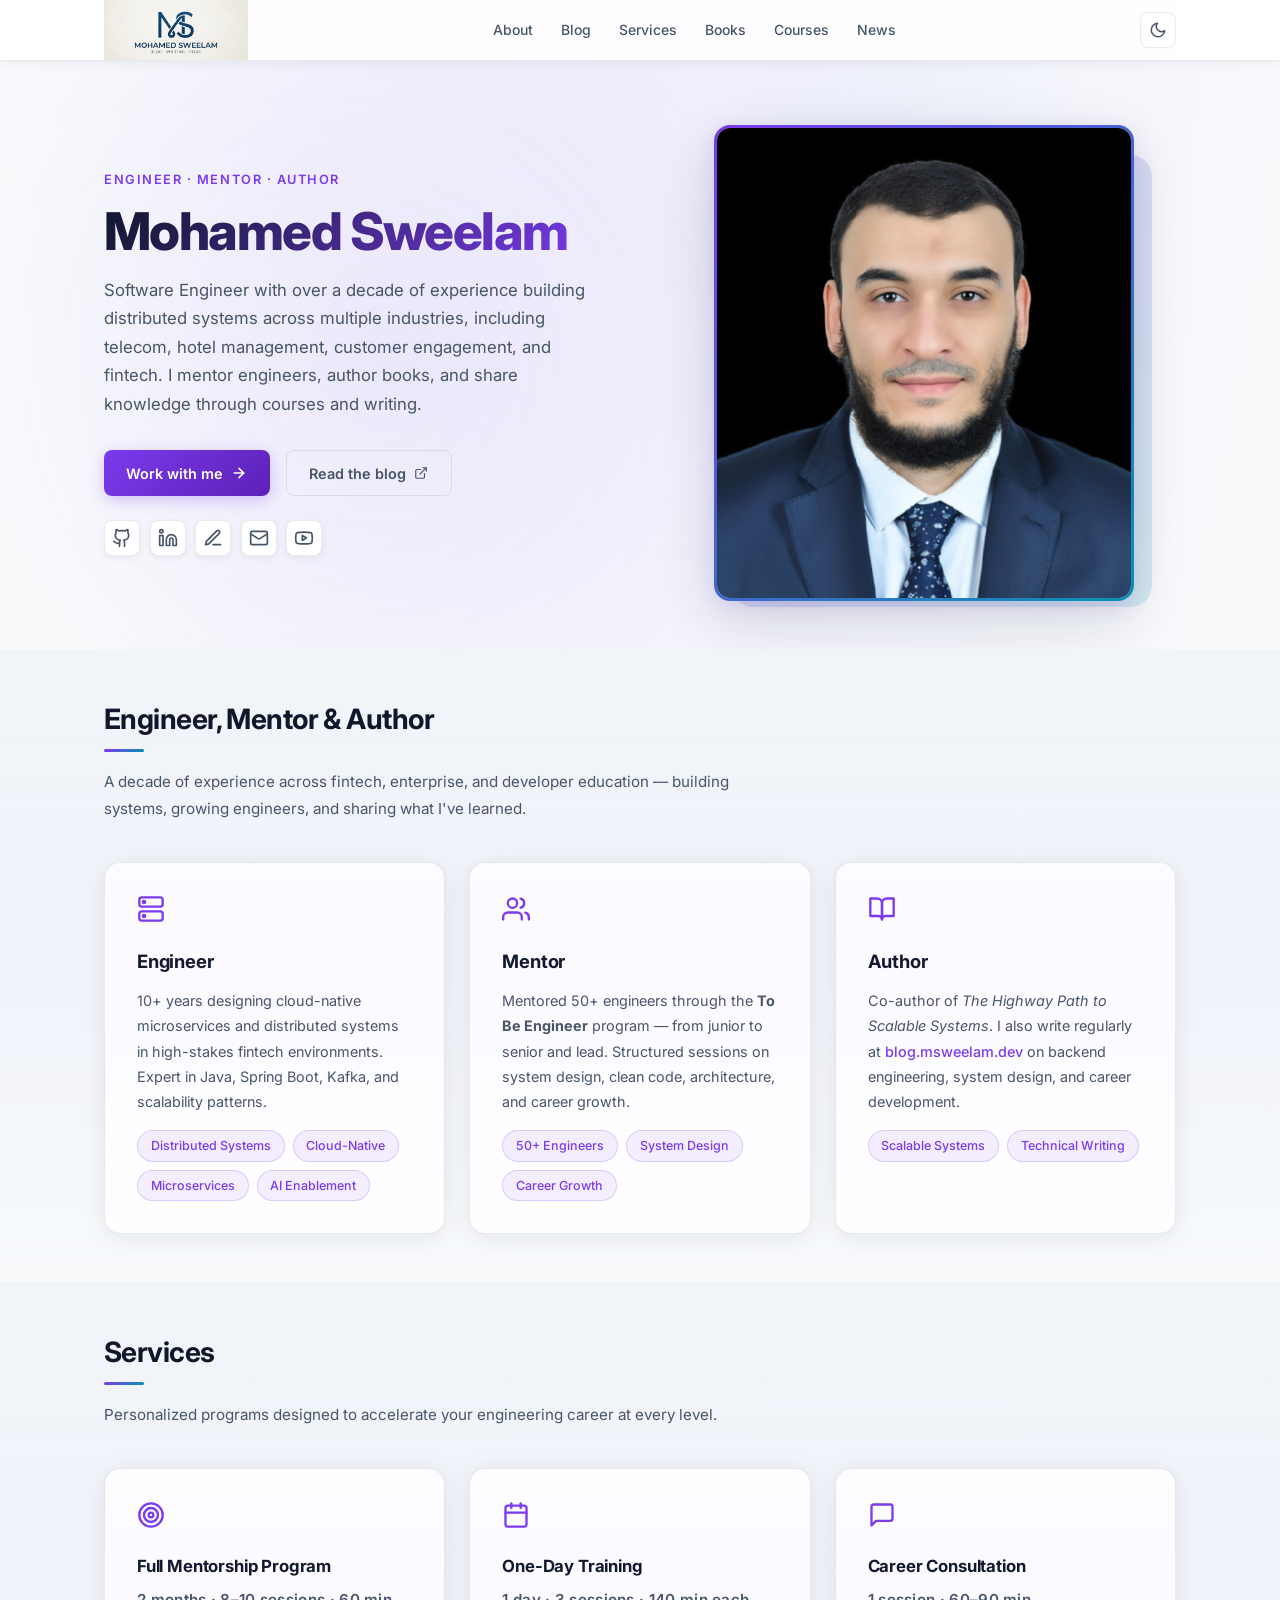
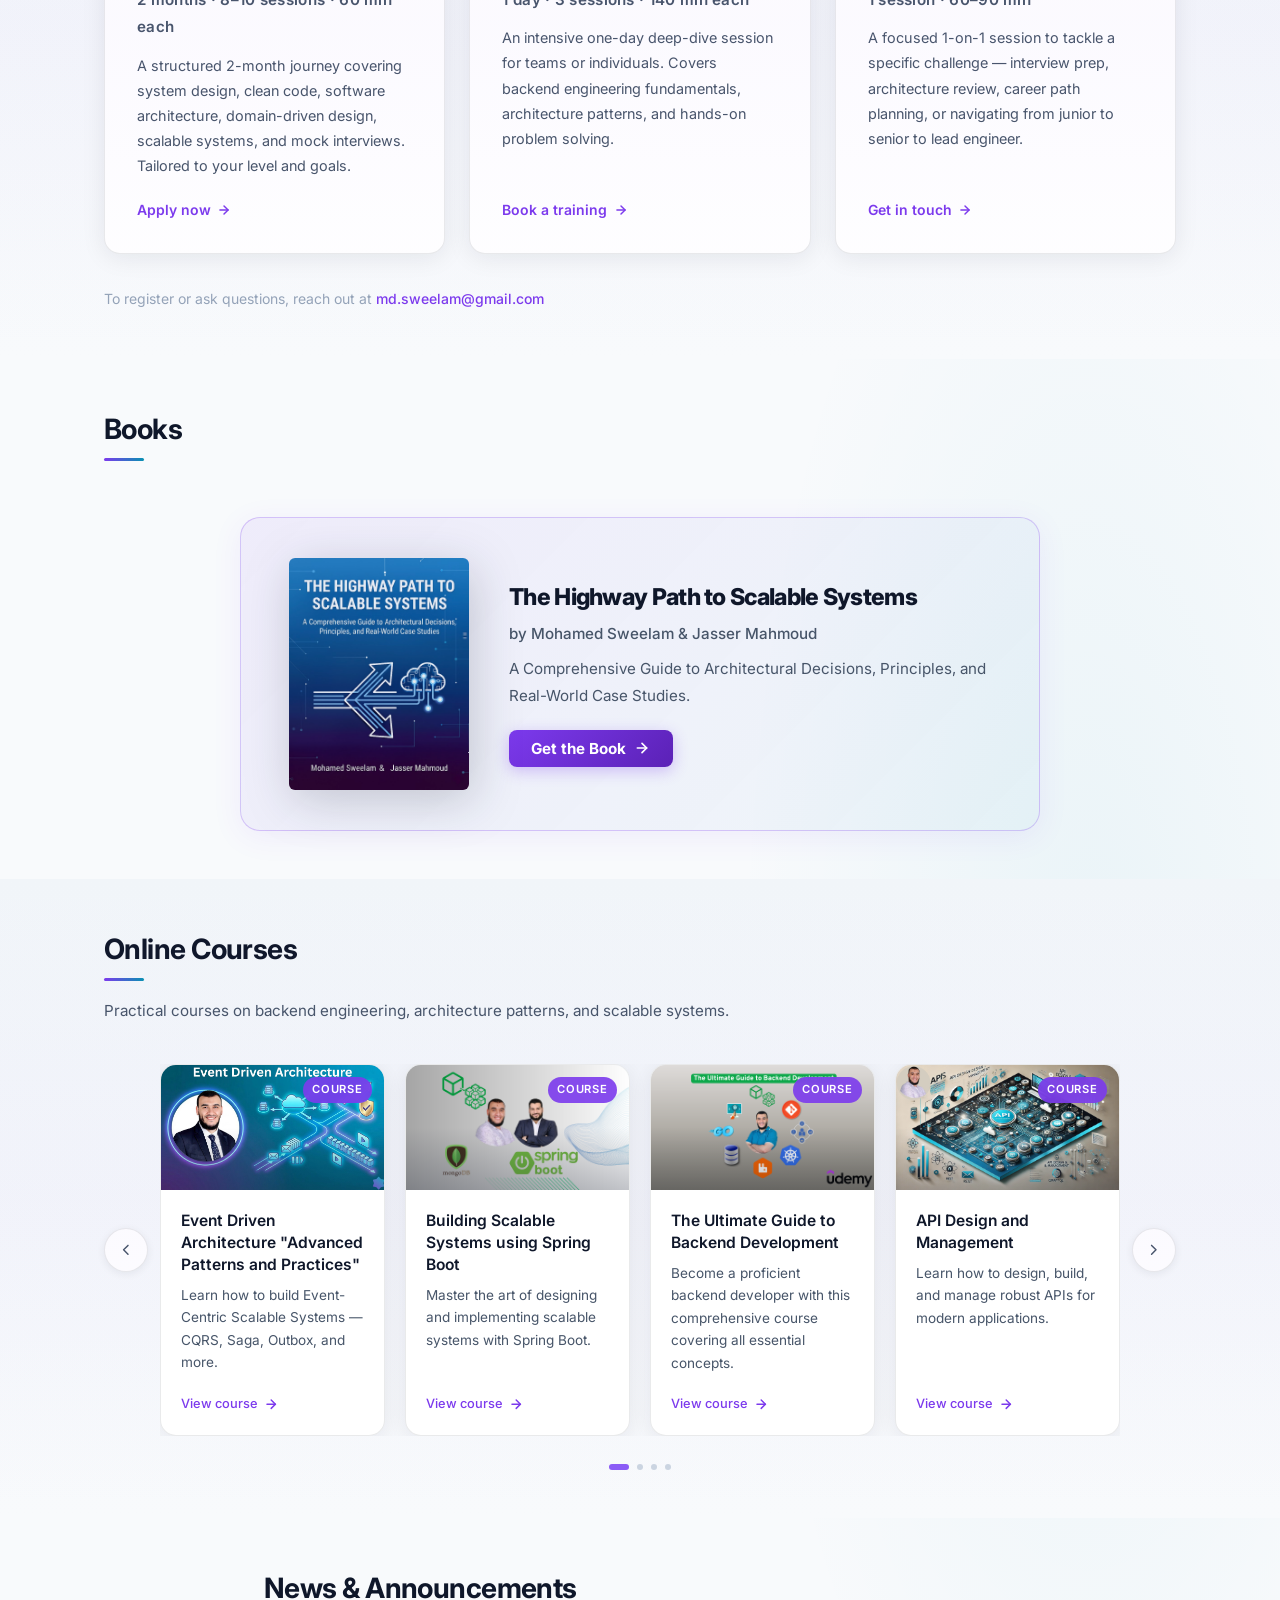
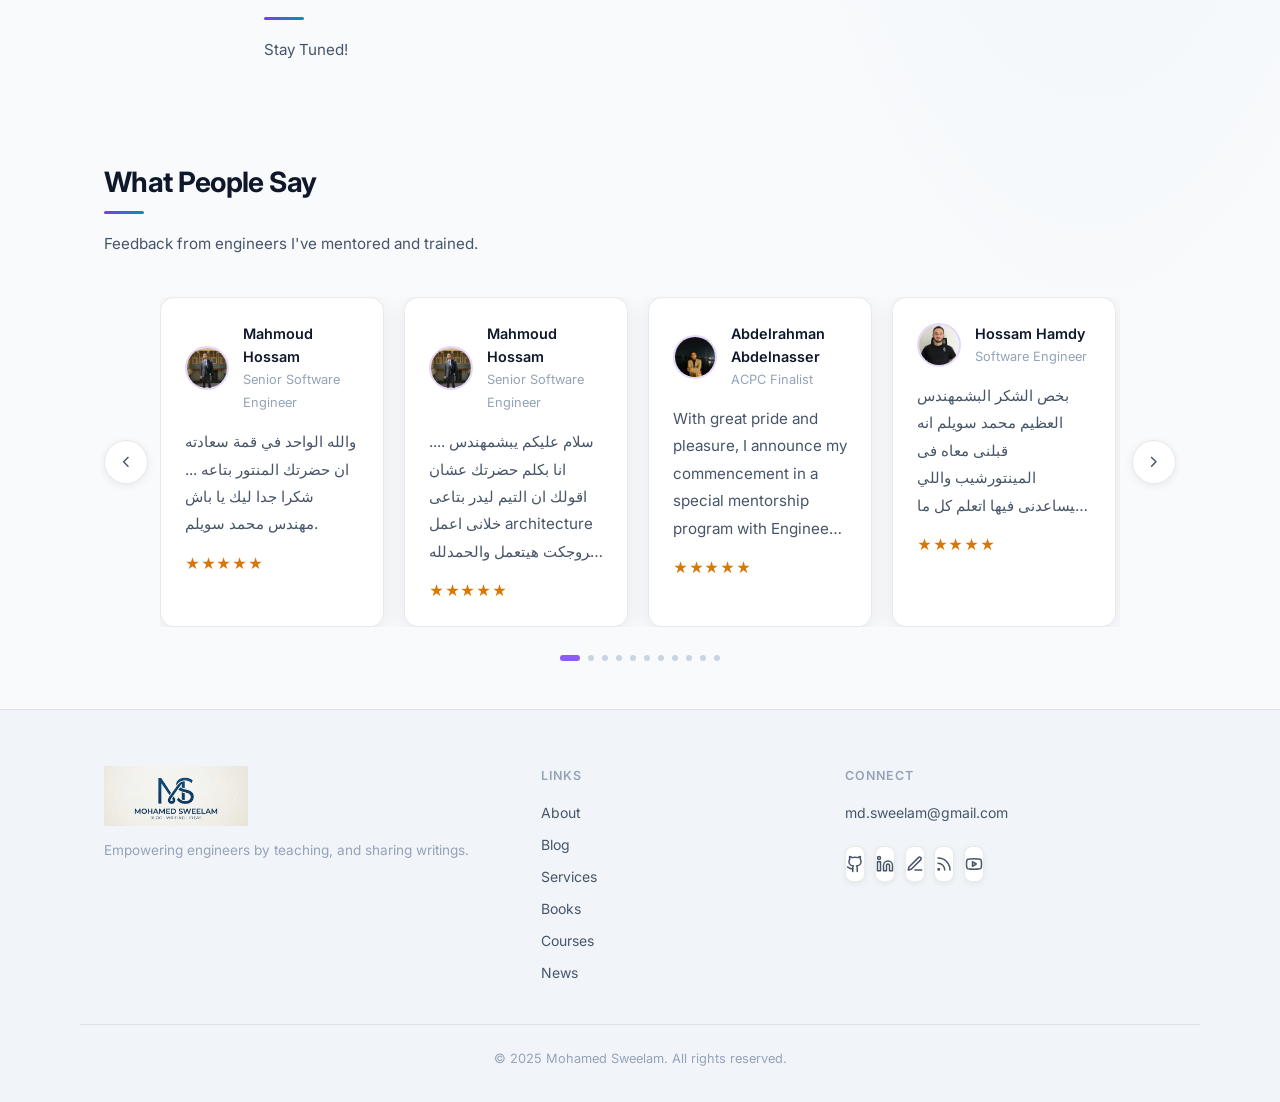
<file: index.html>
<!DOCTYPE html>
<html lang="en">

<head>
    <meta charset="UTF-8">
    <meta name="viewport" content="width=device-width, initial-scale=1.0">
    <title>Mohamed Sweelam — Engineer, Mentor &amp; Author</title>
    <meta name="description" content="«Software Engineer, Mentor, and Author specializing in distributed systems, cloud-native architectures, and developer education.">

    <!-- Open Graph -->
    <meta property="og:title" content="Mohamed Sweelam — Engineer, Mentor &amp; Author">
    <meta property="og:description" content="Software Engineer, Mentor, and Author specializing in distributed systems, cloud-native architectures, and developer education.">
    <meta property="og:image" content="https://msweelam.dev/img/me.png">
    <meta property="og:url" content="https://msweelam.dev">
    <meta property="og:type" content="website">

    <!-- Favicon -->
    <link rel="icon" href="/favicon.svg" type="image/svg+xml">

    <!-- Styles -->
    <link rel="stylesheet" href="css/styles.css">
    <link rel="preconnect" href="https://fonts.googleapis.com">
    <link rel="preconnect" href="https://fonts.gstatic.com" crossorigin>
    <link href="https://fonts.googleapis.com/css2?family=Inter:wght@400;500;600;700;800&display=swap" rel="stylesheet">

    <!-- Anti-FOUC: apply saved theme before first paint -->
    <script>
    (function(){
        var t = localStorage.getItem('theme');
        var p = window.matchMedia('(prefers-color-scheme: dark)').matches;
        if (t === 'dark' || (!t && p)) document.documentElement.setAttribute('data-theme','dark');
    })();
    </script>

    <!-- JSON-LD Person schema -->
    <script type="application/ld+json">
    {
        "@context": "https://schema.org",
        "@type": "Person",
        "name": "Mohamed Sweelam",
        "url": "https://msweelam.dev",
        "jobTitle": "Software Engineer",
        "sameAs": [
            "https://github.com/sweelam",
            "https://www.linkedin.com/in/mohamedsweelam",
            "https://blog.msweelam.dev"
        ]
    }
    </script>
</head>

<body>

<!-- ─── HEADER ─────────────────────────────────────────── -->
<header class="site-header">
    <nav class="nav container">
        <a href="/" class="nav-logo" aria-label="Home">
            <div class="logo-img-wrap">
                <img src="img/my-logo.jpeg" alt="Mohamed Sweelam" class="site-logo" data-light="img/my-logo.jpeg" data-dark="img/my-logo-dark.png">
            </div>
        </a>

        <div class="nav-links" id="nav-links" role="navigation">
            <a href="#about">About</a>
            <a href="https://blog.msweelam.dev" target="_blank" rel="noopener noreferrer">Blog</a>
            <a href="#services">Services</a>
            <a href="#books">Books</a>
            <a href="#courses">Courses</a>
            <a href="#news">News</a>
        </div>

        <button class="theme-toggle" id="theme-toggle" aria-label="Toggle dark mode">
            <svg class="icon-sun" width="18" height="18" viewBox="0 0 24 24" fill="none" stroke="currentColor" stroke-width="2" stroke-linecap="round" stroke-linejoin="round" aria-hidden="true"><circle cx="12" cy="12" r="5"/><line x1="12" y1="1" x2="12" y2="3"/><line x1="12" y1="21" x2="12" y2="23"/><line x1="4.22" y1="4.22" x2="5.64" y2="5.64"/><line x1="18.36" y1="18.36" x2="19.78" y2="19.78"/><line x1="1" y1="12" x2="3" y2="12"/><line x1="21" y1="12" x2="23" y2="12"/><line x1="4.22" y1="19.78" x2="5.64" y2="18.36"/><line x1="18.36" y1="5.64" x2="19.78" y2="4.22"/></svg>
            <svg class="icon-moon" width="18" height="18" viewBox="0 0 24 24" fill="none" stroke="currentColor" stroke-width="2" stroke-linecap="round" stroke-linejoin="round" aria-hidden="true"><path d="M21 12.79A9 9 0 1 1 11.21 3 7 7 0 0 0 21 12.79z"/></svg>
        </button>

        <button class="nav-toggle" id="nav-toggle" aria-label="Toggle navigation" aria-expanded="false">
            <span></span><span></span><span></span>
        </button>
    </nav>
</header>

<main>

<!-- ─── HERO ───────────────────────────────────────────── -->
<section class="hero">
    <div class="container hero-grid">
        <div class="hero-text">
            <p class="hero-eyebrow">Engineer &middot; Mentor &middot; Author</p>
            <h1>Mohamed Sweelam</h1>
            <p class="hero-tagline">Software Engineer with over a decade of experience building distributed systems across multiple industries, including telecom, hotel management, customer engagement, and fintech. I mentor engineers, author books, and share knowledge through courses and writing.</p>

            <div class="hero-actions">
                <a href="#services" class="btn btn-primary">
                    Work with me
                    <svg width="16" height="16" viewBox="0 0 24 24" fill="none" stroke="currentColor" stroke-width="2.5" stroke-linecap="round" stroke-linejoin="round" aria-hidden="true"><path d="M5 12h14"/><path d="m12 5 7 7-7 7"/></svg>
                </a>
                <a href="https://blog.msweelam.dev" target="_blank" rel="noopener noreferrer" class="btn btn-outline">
                    Read the blog
                    <svg width="14" height="14" viewBox="0 0 24 24" fill="none" stroke="currentColor" stroke-width="2" stroke-linecap="round" stroke-linejoin="round" aria-hidden="true"><path d="M18 13v6a2 2 0 0 1-2 2H5a2 2 0 0 1-2-2V8a2 2 0 0 1 2-2h6"/><polyline points="15 3 21 3 21 9"/><line x1="10" y1="14" x2="21" y2="3"/></svg>
                </a>
            </div>

            <nav class="social-row" aria-label="Social links">
                <a href="https://github.com/sweelam" target="_blank" rel="noopener noreferrer" aria-label="GitHub">
                    <svg width="20" height="20" viewBox="0 0 24 24" fill="none" stroke="currentColor" stroke-width="2" stroke-linecap="round" stroke-linejoin="round" aria-hidden="true"><path d="M15 22v-4a4.8 4.8 0 0 0-1-3.5c3 0 6-2 6-5.5.08-1.25-.27-2.48-1-3.5.28-1.15.28-2.35 0-3.5 0 0-1 0-3 1.5-2.64-.5-5.36-.5-8 0C6 2 5 2 5 2c-.3 1.15-.3 2.35 0 3.5A5.403 5.403 0 0 0 4 9c0 3.5 3 5.5 6 5.5-.39.49-.68 1.05-.85 1.65-.17.6-.22 1.23-.15 1.85v4"/><path d="M9 18c-4.51 2-5-2-7-2"/></svg>
                </a>
                <a href="https://www.linkedin.com/in/mohamedsweelam" target="_blank" rel="noopener noreferrer" aria-label="LinkedIn">
                    <svg width="20" height="20" viewBox="0 0 24 24" fill="none" stroke="currentColor" stroke-width="2" stroke-linecap="round" stroke-linejoin="round" aria-hidden="true"><path d="M16 8a6 6 0 0 1 6 6v7h-4v-7a2 2 0 0 0-2-2 2 2 0 0 0-2 2v7h-4v-7a6 6 0 0 1 6-6z"/><rect width="4" height="12" x="2" y="9"/><circle cx="4" cy="4" r="2"/></svg>
                </a>
                <a href="https://blog.msweelam.dev" target="_blank" rel="noopener noreferrer" aria-label="Blog">
                    <svg width="20" height="20" viewBox="0 0 24 24" fill="none" stroke="currentColor" stroke-width="2" stroke-linecap="round" stroke-linejoin="round" aria-hidden="true"><path d="M12 20h9"/><path d="M16.5 3.5a2.12 2.12 0 0 1 3 3L7 19l-4 1 1-4Z"/></svg>
                </a>
                <a href="mailto:md.sweelam@gmail.com" aria-label="Email">
                    <svg width="20" height="20" viewBox="0 0 24 24" fill="none" stroke="currentColor" stroke-width="2" stroke-linecap="round" stroke-linejoin="round" aria-hidden="true"><rect width="20" height="16" x="2" y="4" rx="2"/><path d="m22 7-8.97 5.7a1.94 1.94 0 0 1-2.06 0L2 7"/></svg>
                </a>
                <a href="https://www.youtube.com/@ArabSoftwareArchTalks" target="_blank" rel="noopener noreferrer" aria-label="YouTube">
                    <svg width="20" height="20" viewBox="0 0 24 24" fill="none" stroke="currentColor" stroke-width="2" stroke-linecap="round" stroke-linejoin="round" aria-hidden="true"><path d="M2.5 17a24.12 24.12 0 0 1 0-10 2 2 0 0 1 1.4-1.4 49.56 49.56 0 0 1 16.2 0A2 2 0 0 1 21.5 7a24.12 24.12 0 0 1 0 10 2 2 0 0 1-1.4 1.4 49.55 49.55 0 0 1-16.2 0A2 2 0 0 1 2.5 17"/><path d="m10 15 5-3-5-3z"/></svg>
                </a>
            </nav>
        </div>

        <div class="hero-photo">
            <img src="img/me.png" alt="Mohamed Sweelam">
        </div>
    </div>
</section>

<!-- ─── ABOUT — Engineer, Mentor & Author ──────────────── -->
<section id="about" class="section section-alt">
    <div class="container">
        <h2 class="section-title">Engineer, Mentor &amp; Author</h2>
        <p class="section-intro">A decade of experience across fintech, enterprise, and developer education — building systems, growing engineers, and sharing what I've learned.</p>

        <div class="roles-grid">

            <div class="role-card">
                <div class="role-icon">
                    <svg width="28" height="28" viewBox="0 0 24 24" fill="none" stroke="currentColor" stroke-width="2" stroke-linecap="round" stroke-linejoin="round" aria-hidden="true"><rect width="20" height="8" x="2" y="2" rx="2"/><rect width="20" height="8" x="2" y="14" rx="2"/><circle cx="6" cy="6" r="1"/><circle cx="6" cy="18" r="1"/></svg>
                </div>
                <h3>Engineer</h3>
                <p>10+ years designing cloud-native microservices and distributed systems in high-stakes fintech environments. Expert in Java, Spring Boot, Kafka, and scalability patterns.</p>
                <div class="pills" style="margin-top:1rem">
                    <span class="pill">Distributed Systems</span>
                    <span class="pill">Cloud-Native</span>
                    <span class="pill">Microservices</span>
                    <span class="pill">AI Enablement</span>
                </div>
            </div>

            <div class="role-card">
                <div class="role-icon">
                    <svg width="28" height="28" viewBox="0 0 24 24" fill="none" stroke="currentColor" stroke-width="2" stroke-linecap="round" stroke-linejoin="round" aria-hidden="true"><path d="M17 21v-2a4 4 0 0 0-4-4H5a4 4 0 0 0-4 4v2"/><circle cx="9" cy="7" r="4"/><path d="M23 21v-2a4 4 0 0 0-3-3.87"/><path d="M16 3.13a4 4 0 0 1 0 7.75"/></svg>
                </div>
                <h3>Mentor</h3>
                <p>Mentored 50+ engineers through the <strong>To Be Engineer</strong> program — from junior to senior and lead. Structured sessions on system design, clean code, architecture, and career growth.</p>
                <div class="pills" style="margin-top:1rem">
                    <span class="pill">50+ Engineers</span>
                    <span class="pill">System Design</span>
                    <span class="pill">Career Growth</span>
                </div>
            </div>

            <div class="role-card">
                <div class="role-icon">
                    <svg width="28" height="28" viewBox="0 0 24 24" fill="none" stroke="currentColor" stroke-width="2" stroke-linecap="round" stroke-linejoin="round" aria-hidden="true"><path d="M2 3h6a4 4 0 0 1 4 4v14a3 3 0 0 0-3-3H2z"/><path d="M22 3h-6a4 4 0 0 0-4 4v14a3 3 0 0 1 3-3h7z"/></svg>
                </div>
                <h3>Author</h3>
                <p>Co-author of <em>The Highway Path to Scalable Systems</em>. I also write regularly at <a href="https://blog.msweelam.dev" target="_blank" rel="noopener noreferrer" class="inline-link">blog.msweelam.dev</a> on backend engineering, system design, and career development.</p>
                <div class="pills" style="margin-top:1rem">
                    <span class="pill">Scalable Systems</span>
                    <span class="pill">Technical Writing</span>
                </div>
            </div>

        </div>
    </div>
</section>

<!-- ─── SERVICES ────────────────────────────────────────── -->
<section id="services" class="section section-alt">
    <div class="container">
        <h2 class="section-title">Services</h2>
        <p class="section-intro">Personalized programs designed to accelerate your engineering career at every level.</p>

        <div class="services-grid">

            <div class="service-card">
                <div class="service-icon">
                    <svg width="28" height="28" viewBox="0 0 24 24" fill="none" stroke="currentColor" stroke-width="2" stroke-linecap="round" stroke-linejoin="round" aria-hidden="true"><circle cx="12" cy="12" r="10"/><circle cx="12" cy="12" r="6"/><circle cx="12" cy="12" r="2"/></svg>
                </div>
                <h3>Full Mentorship Program</h3>
                <p class="service-meta">2 months &middot; 8–10 sessions &middot; 60 min each</p>
                <p>A structured 2-month journey covering system design, clean code, software architecture, domain-driven design, scalable systems, and mock interviews. Tailored to your level and goals.</p>
                <a href="mailto:md.sweelam@gmail.com" class="service-cta">
                    Apply now
                    <svg width="14" height="14" viewBox="0 0 24 24" fill="none" stroke="currentColor" stroke-width="2.5" stroke-linecap="round" stroke-linejoin="round" aria-hidden="true"><path d="M5 12h14"/><path d="m12 5 7 7-7 7"/></svg>
                </a>
            </div>

            <div class="service-card">
                <div class="service-icon">
                    <svg width="28" height="28" viewBox="0 0 24 24" fill="none" stroke="currentColor" stroke-width="2" stroke-linecap="round" stroke-linejoin="round" aria-hidden="true"><rect width="18" height="18" x="3" y="4" rx="2" ry="2"/><line x1="16" x2="16" y1="2" y2="6"/><line x1="8" x2="8" y1="2" y2="6"/><line x1="3" x2="21" y1="10" y2="10"/></svg>
                </div>
                <h3>One-Day Training</h3>
                <p class="service-meta">1 day &middot; 3 sessions &middot; 140 min each</p>
                <p>An intensive one-day deep-dive session for teams or individuals. Covers backend engineering fundamentals, architecture patterns, and hands-on problem solving.</p>
                <a href="mailto:md.sweelam@gmail.com" class="service-cta">
                    Book a training
                    <svg width="14" height="14" viewBox="0 0 24 24" fill="none" stroke="currentColor" stroke-width="2.5" stroke-linecap="round" stroke-linejoin="round" aria-hidden="true"><path d="M5 12h14"/><path d="m12 5 7 7-7 7"/></svg>
                </a>
            </div>

            <div class="service-card">
                <div class="service-icon">
                    <svg width="28" height="28" viewBox="0 0 24 24" fill="none" stroke="currentColor" stroke-width="2" stroke-linecap="round" stroke-linejoin="round" aria-hidden="true"><path d="M21 15a2 2 0 0 1-2 2H7l-4 4V5a2 2 0 0 1 2-2h14a2 2 0 0 1 2 2z"/></svg>
                </div>
                <h3>Career Consultation</h3>
                <p class="service-meta">1 session &middot; 60–90 min</p>
                <p>A focused 1-on-1 session to tackle a specific challenge — interview prep, architecture review, career path planning, or navigating from junior to senior to lead engineer.</p>
                <a href="mailto:md.sweelam@gmail.com" class="service-cta">
                    Get in touch
                    <svg width="14" height="14" viewBox="0 0 24 24" fill="none" stroke="currentColor" stroke-width="2.5" stroke-linecap="round" stroke-linejoin="round" aria-hidden="true"><path d="M5 12h14"/><path d="m12 5 7 7-7 7"/></svg>
                </a>
            </div>

        </div>

        <p style="margin-top:2rem;font-size:0.875rem;color:var(--text-muted)">
            To register or ask questions, reach out at
            <a href="mailto:md.sweelam@gmail.com" class="inline-link">md.sweelam@gmail.com</a>
        </p>
    </div>
</section>

<!-- ─── BOOKS ──────────────────────────────────────────── -->
<section id="books" class="section">
    <div class="container">
        <h2 class="section-title">Books</h2>
        <div class="books-grid">
            <a class="book-card" href="https://leanpub.com/thehighwaypathtoscalablesystems" target="_blank" rel="noopener noreferrer">
                <div class="book-card__cover">
                    <img src="img/book-cover.png" alt="The Highway Path to Scalable Systems cover" loading="lazy">
                </div>
                <div class="book-card__body">
                    <h3>The Highway Path to Scalable Systems</h3>
                    <p class="book-card__author">by Mohamed Sweelam &amp; Jasser Mahmoud</p>
                    <p class="book-card__desc">A Comprehensive Guide to Architectural Decisions, Principles, and Real-World Case Studies.</p>
                    <div class="book-card__cta">
                        Get the Book
                        <svg width="16" height="16" viewBox="0 0 24 24" fill="none" stroke="currentColor" stroke-width="2.5" stroke-linecap="round" stroke-linejoin="round" aria-hidden="true"><path d="M5 12h14"/><path d="m12 5 7 7-7 7"/></svg>
                    </div>
                </div>
            </a>
        </div>
    </div>
</section>

<!-- ─── ONLINE COURSES ─────────────────────────────────── -->
<section id="courses" class="section section-alt">
    <div class="container">
        <h2 class="section-title">Online Courses</h2>
        <p class="section-intro">Practical courses on backend engineering, architecture patterns, and scalable systems.</p>
        <div class="carousel-outer">
            <button class="carousel-arrow" id="courses-prev" aria-label="Previous">
                <svg xmlns="http://www.w3.org/2000/svg" viewBox="0 0 24 24" fill="none" stroke="currentColor" stroke-width="2" stroke-linecap="round" stroke-linejoin="round"><polyline points="15 18 9 12 15 6"/></svg>
            </button>
            <div class="carousel-wrapper">
                <div class="carousel-track" id="courses-track">
                    <a class="course-card" href="https://www.udemy.com/course/eda-advanced-patterns-and-practices/?referralCode=4B1A85E1F31238EF7679" target="_blank" rel="noopener noreferrer">
                        <div class="course-card__image">
                            <img src="img/eda.jpeg" alt="Event Driven Architecture course" loading="lazy">
                            <span class="course-card__badge">Course</span>
                        </div>
                        <div class="course-card__body">
                            <h3>Event Driven Architecture "Advanced Patterns and Practices"</h3>
                            <p>Learn how to build Event-Centric Scalable Systems — CQRS, Saga, Outbox, and more.</p>
                            <div class="course-card__footer">View course <svg xmlns="http://www.w3.org/2000/svg" viewBox="0 0 24 24" fill="none" stroke="currentColor" stroke-width="2.5" stroke-linecap="round" stroke-linejoin="round" aria-hidden="true"><line x1="5" y1="12" x2="19" y2="12"/><polyline points="12 5 19 12 12 19"/></svg></div>
                        </div>
                    </a>
                    <a class="course-card" href="https://www.udemy.com/course/building-scalable-systems-using-spring-boot/?referralCode=CB05AE2070DF263B6393" target="_blank" rel="noopener noreferrer">
                        <div class="course-card__image">
                            <img src="img/scalable-systems.png" alt="Building Scalable Systems using Spring Boot" loading="lazy">
                            <span class="course-card__badge">Course</span>
                        </div>
                        <div class="course-card__body">
                            <h3>Building Scalable Systems using Spring Boot</h3>
                            <p>Master the art of designing and implementing scalable systems with Spring Boot.</p>
                            <div class="course-card__footer">View course <svg xmlns="http://www.w3.org/2000/svg" viewBox="0 0 24 24" fill="none" stroke="currentColor" stroke-width="2.5" stroke-linecap="round" stroke-linejoin="round" aria-hidden="true"><line x1="5" y1="12" x2="19" y2="12"/><polyline points="12 5 19 12 12 19"/></svg></div>
                        </div>
                    </a>
                    <a class="course-card" href="https://www.udemy.com/course/ultimate-backend/?referralCode=3570134DDB42A4CD38A9" target="_blank" rel="noopener noreferrer">
                        <div class="course-card__image">
                            <img src="img/modern-backend.png" alt="The Ultimate Guide to Backend Development" loading="lazy">
                            <span class="course-card__badge">Course</span>
                        </div>
                        <div class="course-card__body">
                            <h3>The Ultimate Guide to Backend Development</h3>
                            <p>Become a proficient backend developer with this comprehensive course covering all essential concepts.</p>
                            <div class="course-card__footer">View course <svg xmlns="http://www.w3.org/2000/svg" viewBox="0 0 24 24" fill="none" stroke="currentColor" stroke-width="2.5" stroke-linecap="round" stroke-linejoin="round" aria-hidden="true"><line x1="5" y1="12" x2="19" y2="12"/><polyline points="12 5 19 12 12 19"/></svg></div>
                        </div>
                    </a>
                    <a class="course-card" href="https://www.youtube.com/playlist?list=PLgAqrVq84PDcOryFRPZmhXR_FwGauGtyv" target="_blank" rel="noopener noreferrer">
                        <div class="course-card__image">
                            <img src="img/api-design.png" alt="API Design and Management" loading="lazy">
                            <span class="course-card__badge">Course</span>
                        </div>
                        <div class="course-card__body">
                            <h3>API Design and Management</h3>
                            <p>Learn how to design, build, and manage robust APIs for modern applications.</p>
                            <div class="course-card__footer">View course <svg xmlns="http://www.w3.org/2000/svg" viewBox="0 0 24 24" fill="none" stroke="currentColor" stroke-width="2.5" stroke-linecap="round" stroke-linejoin="round" aria-hidden="true"><line x1="5" y1="12" x2="19" y2="12"/><polyline points="12 5 19 12 12 19"/></svg></div>
                        </div>
                    </a>
                </div>
            </div>
            <button class="carousel-arrow" id="courses-next" aria-label="Next">
                <svg xmlns="http://www.w3.org/2000/svg" viewBox="0 0 24 24" fill="none" stroke="currentColor" stroke-width="2" stroke-linecap="round" stroke-linejoin="round"><polyline points="9 18 15 12 9 6"/></svg>
            </button>
        </div>
        <div class="carousel-dots" id="courses-dots"></div>
    </div>
</section>


<!-- ─── NEWS & ANNOUNCEMENTS ───────────────────────────── -->
<section id="news" class="section">
    <div class="container" style="max-width:800px">
        <h2 class="section-title">News &amp; Announcements</h2>
        <p>Stay Tuned!</p>
        <!-- <div class="news-list" id="news-list" data-limit="3"></div> -->
    </div>
</section>

<!-- ─── WHAT PEOPLE SAY ────────────────────────────────── -->
<section id="testimonials" class="section">
    <div class="container">
        <h2 class="section-title">What People Say</h2>
        <p class="section-intro">Feedback from engineers I've mentored and trained.</p>
        <div class="carousel-outer">
            <button class="carousel-arrow" id="carousel-prev" aria-label="Previous">
                <svg xmlns="http://www.w3.org/2000/svg" viewBox="0 0 24 24" fill="none" stroke="currentColor" stroke-width="2" stroke-linecap="round" stroke-linejoin="round"><polyline points="15 18 9 12 15 6"/></svg>
            </button>
            <div class="carousel-wrapper">
                <div class="carousel-track" id="testimonials-track"></div>
            </div>
            <button class="carousel-arrow" id="carousel-next" aria-label="Next">
                <svg xmlns="http://www.w3.org/2000/svg" viewBox="0 0 24 24" fill="none" stroke="currentColor" stroke-width="2" stroke-linecap="round" stroke-linejoin="round"><polyline points="9 18 15 12 9 6"/></svg>
            </button>
        </div>
        <div class="carousel-dots" id="carousel-dots"></div>
    </div>
</section>

</main>

<!-- ─── FOOTER ─────────────────────────────────────────── -->
<footer class="site-footer">
    <div class="container footer-grid">
        <div class="footer-col">
            <a href="/" class="nav-logo" style="text-decoration:none">
                <div class="logo-img-wrap">
                    <img src="img/my-logo.jpeg" alt="Mohamed Sweelam" class="site-logo" data-light="img/my-logo.jpeg" data-dark="img/my-logo-dark.png">
                </div>
            </a>
            <p class="footer-tagline">Empowering engineers by teaching, and sharing writings.</p>
        </div>

        <div class="footer-col">
            <h3 class="footer-heading">Links</h3>
            <a href="#about">About</a>
            <a href="https://blog.msweelam.dev" target="_blank" rel="noopener noreferrer">Blog</a>
            <a href="#services">Services</a>
            <a href="#books">Books</a>
            <a href="#courses">Courses</a>
            <a href="#news">News</a>
        </div>

        <div class="footer-col">
            <h3 class="footer-heading">Connect</h3>
            <a href="mailto:md.sweelam@gmail.com">md.sweelam@gmail.com</a>
            <nav class="social-row" aria-label="Social links" style="margin-top:0.75rem">
                <a href="https://github.com/sweelam" target="_blank" rel="noopener noreferrer" aria-label="GitHub">
                    <svg width="18" height="18" viewBox="0 0 24 24" fill="none" stroke="currentColor" stroke-width="2" stroke-linecap="round" stroke-linejoin="round" aria-hidden="true"><path d="M15 22v-4a4.8 4.8 0 0 0-1-3.5c3 0 6-2 6-5.5.08-1.25-.27-2.48-1-3.5.28-1.15.28-2.35 0-3.5 0 0-1 0-3 1.5-2.64-.5-5.36-.5-8 0C6 2 5 2 5 2c-.3 1.15-.3 2.35 0 3.5A5.403 5.403 0 0 0 4 9c0 3.5 3 5.5 6 5.5-.39.49-.68 1.05-.85 1.65-.17.6-.22 1.23-.15 1.85v4"/><path d="M9 18c-4.51 2-5-2-7-2"/></svg>
                </a>
                <a href="https://www.linkedin.com/in/mohamedsweelam" target="_blank" rel="noopener noreferrer" aria-label="LinkedIn">
                    <svg width="18" height="18" viewBox="0 0 24 24" fill="none" stroke="currentColor" stroke-width="2" stroke-linecap="round" stroke-linejoin="round" aria-hidden="true"><path d="M16 8a6 6 0 0 1 6 6v7h-4v-7a2 2 0 0 0-2-2 2 2 0 0 0-2 2v7h-4v-7a6 6 0 0 1 6-6z"/><rect width="4" height="12" x="2" y="9"/><circle cx="4" cy="4" r="2"/></svg>
                </a>
                <a href="https://blog.msweelam.dev" target="_blank" rel="noopener noreferrer" aria-label="Blog">
                    <svg width="18" height="18" viewBox="0 0 24 24" fill="none" stroke="currentColor" stroke-width="2" stroke-linecap="round" stroke-linejoin="round" aria-hidden="true"><path d="M12 20h9"/><path d="M16.5 3.5a2.12 2.12 0 0 1 3 3L7 19l-4 1 1-4Z"/></svg>
                </a>
                <a href="https://blog.msweelam.dev/rss.xml" target="_blank" rel="noopener noreferrer" aria-label="RSS Feed">
                    <svg width="18" height="18" viewBox="0 0 24 24" fill="none" stroke="currentColor" stroke-width="2" stroke-linecap="round" stroke-linejoin="round" aria-hidden="true"><path d="M4 11a9 9 0 0 1 9 9"/><path d="M4 4a16 16 0 0 1 16 16"/><circle cx="5" cy="19" r="1"/></svg>
                </a>
                <a href="https://www.youtube.com/@ArabSoftwareArchTalks" target="_blank" rel="noopener noreferrer" aria-label="YouTube">
                    <svg width="18" height="18" viewBox="0 0 24 24" fill="none" stroke="currentColor" stroke-width="2" stroke-linecap="round" stroke-linejoin="round" aria-hidden="true"><path d="M2.5 17a24.12 24.12 0 0 1 0-10 2 2 0 0 1 1.4-1.4 49.56 49.56 0 0 1 16.2 0A2 2 0 0 1 21.5 7a24.12 24.12 0 0 1 0 10 2 2 0 0 1-1.4 1.4 49.55 49.55 0 0 1-16.2 0A2 2 0 0 1 2.5 17"/><path d="m10 15 5-3-5-3z"/></svg>
                </a>
            </nav>
        </div>
    </div>

    <div class="footer-bottom container">
        <p>&copy; 2025 Mohamed Sweelam. All rights reserved.</p>
    </div>
</footer>

<script src="js/main.js"></script>
<script src="js/news.js"></script>
<script src="js/testimonials.js"></script>
<script>
document.addEventListener('DOMContentLoaded', () => {
    // Courses carousel — 4 static cards already in the DOM
    const coursesTrack = document.getElementById('courses-track');
    if (coursesTrack) {
        initCarousel({
            track:        coursesTrack,
            items:        Array.from({ length: 4 }),
            dotsEl:       document.getElementById('courses-dots'),
            prevBtn:      document.getElementById('courses-prev'),
            nextBtn:      document.getElementById('courses-next'),
            cardSelector: '.course-card',
            interval:     10000,
        });
    }

    // Testimonials carousel — rendered from testimonials data array
    const testimonialsTrack = document.getElementById('testimonials-track');
    if (testimonialsTrack) {
        testimonialsTrack.innerHTML = testimonials.map(createTestimonialCard).join('');
        initCarousel({
            track:        testimonialsTrack,
            items:        testimonials,
            dotsEl:       document.getElementById('carousel-dots'),
            prevBtn:      document.getElementById('carousel-prev'),
            nextBtn:      document.getElementById('carousel-next'),
            cardSelector: '.testimonial-card',
        });
    }
});
</script>
</body>
</html>
</file>
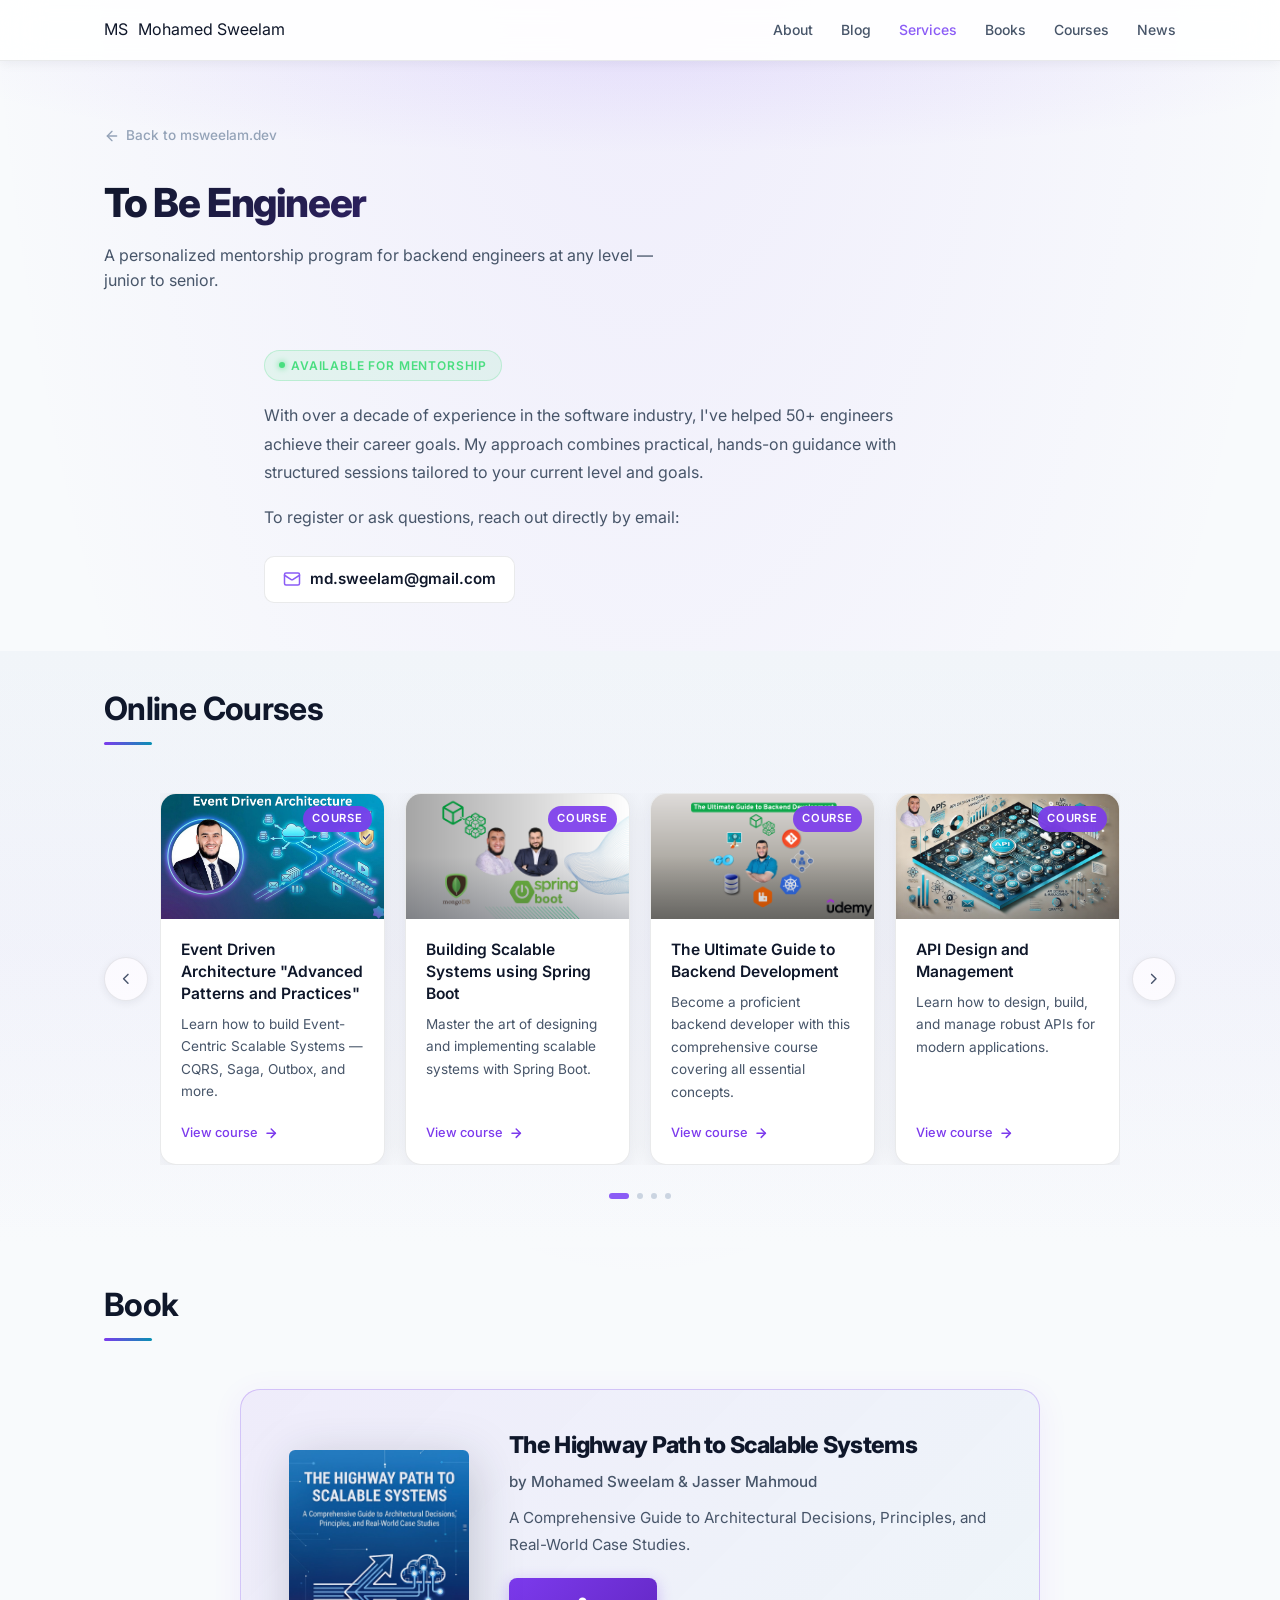
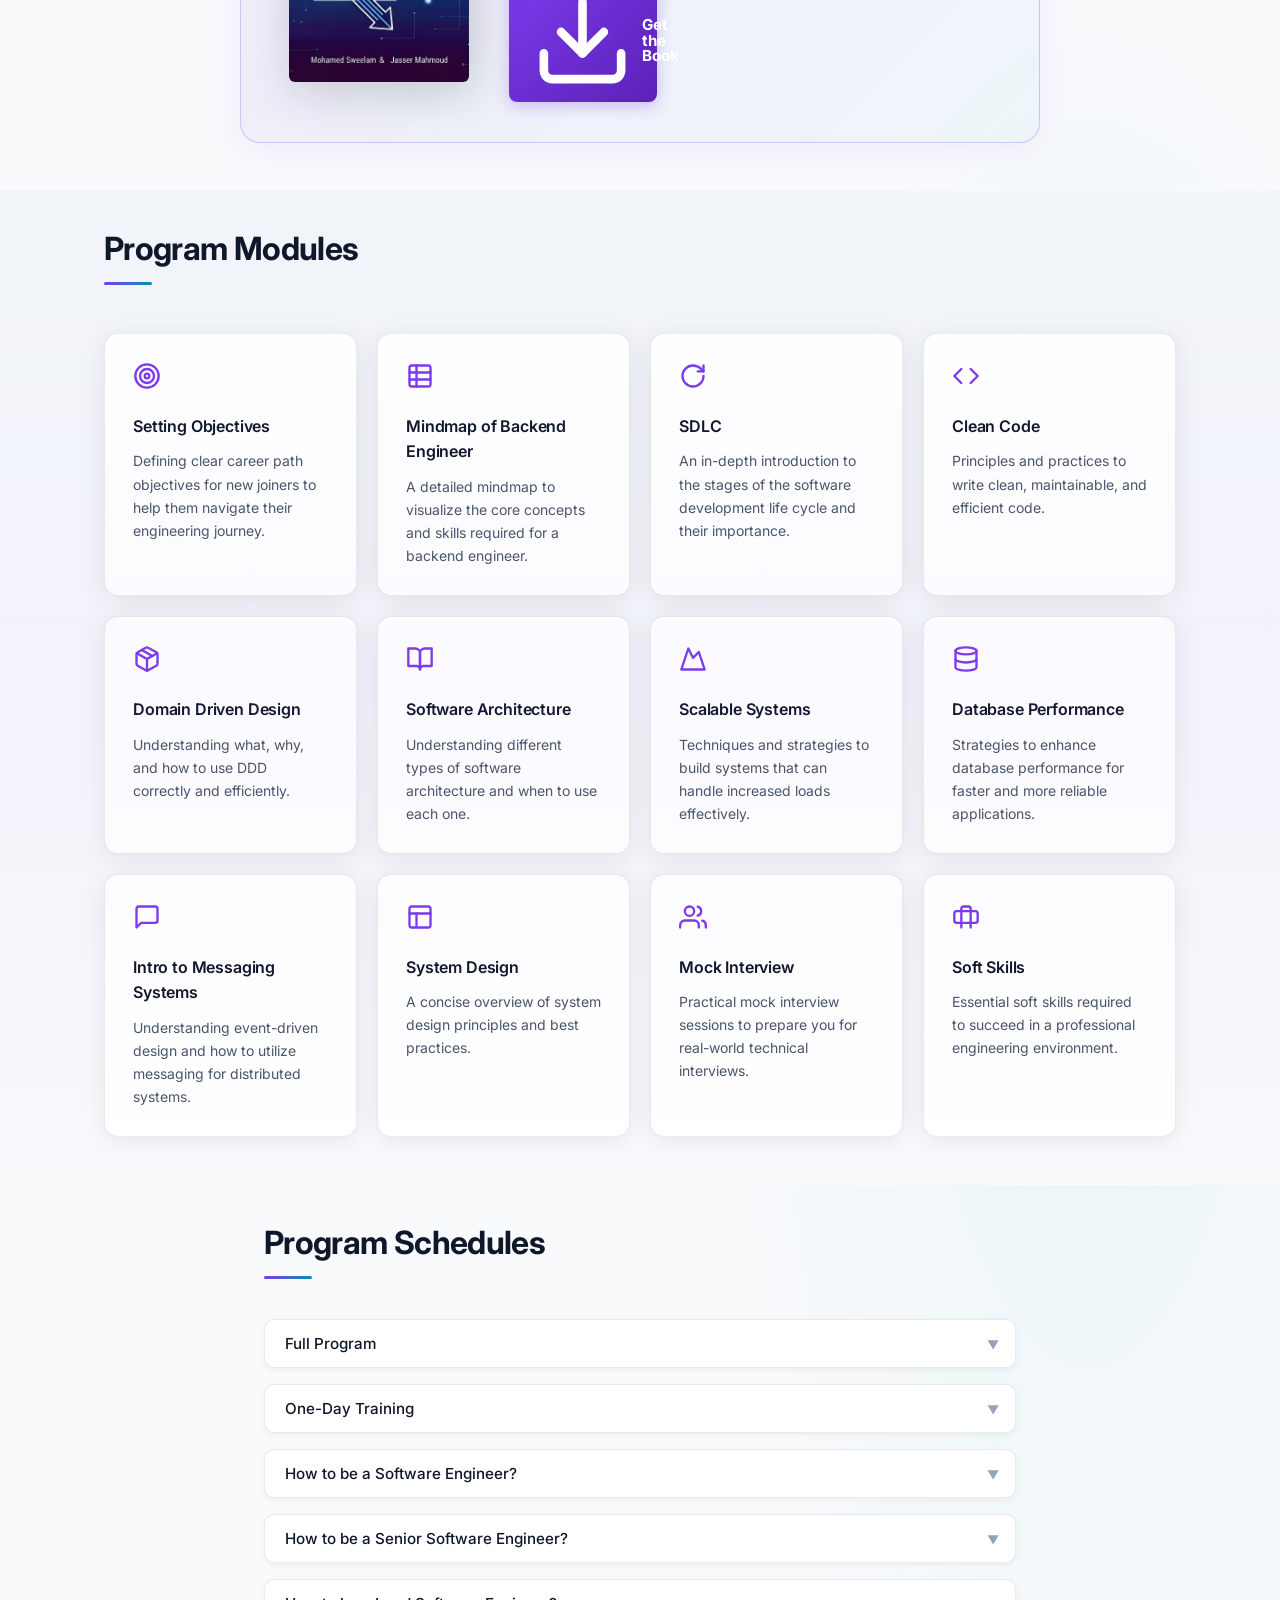
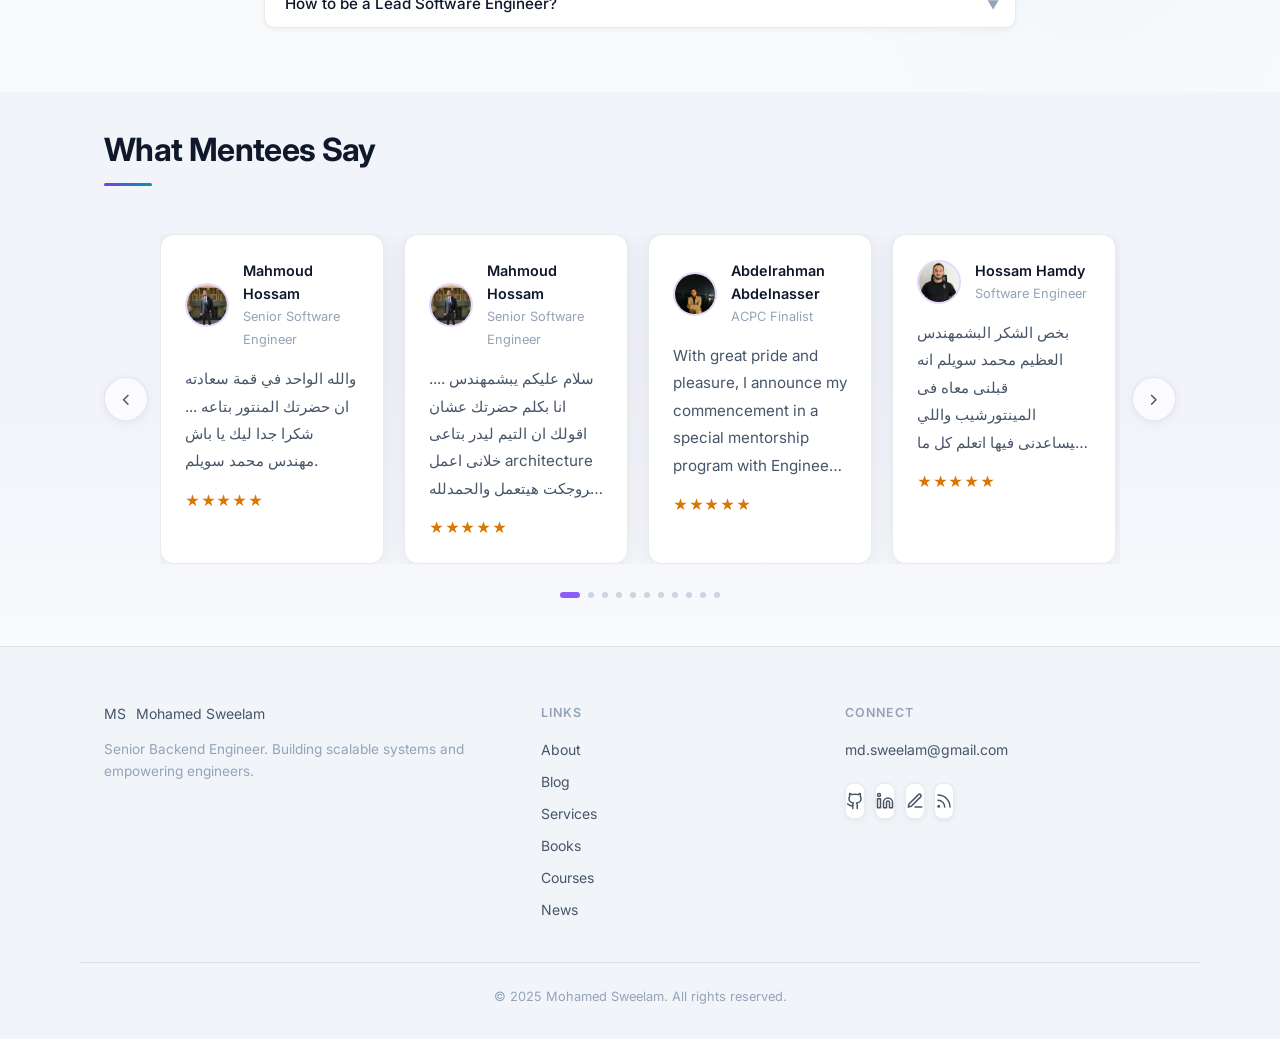
<file: mentorship/index.html>
<!DOCTYPE html>
<html lang="en">

<head>
    <meta charset="UTF-8">
    <meta name="viewport" content="width=device-width, initial-scale=1.0">
    <title>Mentorship Program — Mohamed Sweelam</title>
    <meta name="description" content="The To Be Engineer mentorship program — personalized 1-on-1 guidance for backend engineers at any level.">
    <link rel="icon" href="/favicon.svg" type="image/svg+xml">
    <link rel="stylesheet" href="/css/styles.css">
    <link rel="preconnect" href="https://fonts.googleapis.com">
    <link rel="preconnect" href="https://fonts.gstatic.com" crossorigin>
    <link href="https://fonts.googleapis.com/css2?family=Inter:wght@400;500;600;700;800&display=swap" rel="stylesheet">
</head>

<body>

<header class="site-header">
    <nav class="nav container">
        <a href="/" class="nav-logo" aria-label="Home">
            <span class="logo-mark" aria-hidden="true">MS</span>
            <span class="logo-text">Mohamed Sweelam</span>
        </a>
        <button class="nav-toggle" id="nav-toggle" aria-label="Toggle navigation" aria-expanded="false">
            <span></span><span></span><span></span>
        </button>
        <div class="nav-links" id="nav-links" role="navigation">
            <a href="/#about">About</a>
            <a href="https://blog.msweelam.dev" target="_blank" rel="noopener noreferrer">Blog</a>
            <a href="/#services" aria-current="page" style="color:var(--primary-light)">Services</a>
            <a href="/#books">Books</a>
            <a href="/#courses">Courses</a>
            <a href="/#news">News</a>
        </div>
    </nav>
</header>

<main>

<!-- ─── PAGE HEADER ────────────────────────────────────── -->
<div class="page-header">
    <div class="container">
        <a href="/" class="back-link">
            <svg width="16" height="16" viewBox="0 0 24 24" fill="none" stroke="currentColor" stroke-width="2" stroke-linecap="round" stroke-linejoin="round" aria-hidden="true"><path d="M19 12H5"/><path d="m12 19-7-7 7-7"/></svg>
            Back to msweelam.dev
        </a>
        <h1>To Be Engineer</h1>
        <p>A personalized mentorship program for backend engineers at any level — junior to senior.</p>
    </div>
</div>

<!-- ─── ABOUT THE PROGRAM ──────────────────────────────── -->
<section class="section" style="padding-top:1.5rem">
    <div class="container" style="max-width:800px">
        <div style="display:flex;align-items:center;gap:0.5rem;margin-bottom:1.25rem">
            <span style="display:inline-flex;align-items:center;gap:0.4rem;font-size:0.75rem;font-weight:600;letter-spacing:0.07em;text-transform:uppercase;color:#4ade80;background:rgba(74,222,128,0.1);border:1px solid rgba(74,222,128,0.25);border-radius:999px;padding:0.3rem 0.85rem">
                <span style="width:6px;height:6px;border-radius:50%;background:#4ade80;box-shadow:0 0 6px #4ade80;display:inline-block;animation:pulse-dot 2s ease-in-out infinite"></span>
                Available for Mentorship
            </span>
        </div>
        <p style="color:var(--text-secondary);font-size:1rem;line-height:1.8;margin-bottom:1rem">
            With over a decade of experience in the software industry, I've helped 50+ engineers achieve their career goals. My approach combines practical, hands-on guidance with structured sessions tailored to your current level and goals.
        </p>
        <p style="color:var(--text-secondary);font-size:1rem;line-height:1.8;margin-bottom:1.5rem">
            To register or ask questions, reach out directly by email:
        </p>
        <a href="mailto:md.sweelam@gmail.com" style="display:inline-flex;align-items:center;gap:0.6rem;text-decoration:none;font-weight:600;font-size:0.95rem;color:var(--text);background:var(--bg-card);border:1px solid var(--border);border-radius:0.625rem;padding:0.65rem 1.1rem;transition:all 0.2s ease">
            <svg width="18" height="18" viewBox="0 0 24 24" fill="none" stroke="var(--primary-light)" stroke-width="2" stroke-linecap="round" stroke-linejoin="round" aria-hidden="true"><rect width="20" height="16" x="2" y="4" rx="2"/><path d="m22 7-8.97 5.7a1.94 1.94 0 0 1-2.06 0L2 7"/></svg>
            md.sweelam@gmail.com
        </a>
    </div>
</section>

<!-- ─── COURSES ────────────────────────────────────────── -->
<section id="courses" class="section section-alt" style="padding-top:2rem">
    <div class="container">
        <h2 class="section-heading">Online Courses</h2>
        <div class="carousel-outer">
            <button class="carousel-arrow" id="courses-prev" aria-label="Previous">
                <svg xmlns="http://www.w3.org/2000/svg" viewBox="0 0 24 24" fill="none" stroke="currentColor" stroke-width="2" stroke-linecap="round" stroke-linejoin="round"><polyline points="15 18 9 12 15 6"/></svg>
            </button>
            <div class="carousel-wrapper">
                <div class="carousel-track" id="courses-container"></div>
            </div>
            <button class="carousel-arrow" id="courses-next" aria-label="Next">
                <svg xmlns="http://www.w3.org/2000/svg" viewBox="0 0 24 24" fill="none" stroke="currentColor" stroke-width="2" stroke-linecap="round" stroke-linejoin="round"><polyline points="9 18 15 12 9 6"/></svg>
            </button>
        </div>
        <div class="carousel-dots" id="courses-dots"></div>
    </div>
</section>

<!-- ─── BOOK ──────────────────────────────────────────── -->
<section id="books" class="section" style="padding-top:2rem">
    <div class="container">
        <h2 class="section-heading">Book</h2>
        <div class="books-grid" id="books-container"></div>
    </div>
</section>

<!-- ─── PROGRAM MODULES ────────────────────────────────── -->
<section class="section section-alt" style="padding-top:2rem">
    <div class="container">
        <h2 class="section-heading">Program Modules</h2>
        <div class="modules-grid">

            <div class="module-card">
                <div class="module-icon">
                    <svg width="28" height="28" viewBox="0 0 24 24" fill="none" stroke="currentColor" stroke-width="2" stroke-linecap="round" stroke-linejoin="round" aria-hidden="true"><circle cx="12" cy="12" r="10"/><circle cx="12" cy="12" r="6"/><circle cx="12" cy="12" r="2"/></svg>
                </div>
                <h3>Setting Objectives</h3>
                <p>Defining clear career path objectives for new joiners to help them navigate their engineering journey.</p>
            </div>

            <div class="module-card">
                <div class="module-icon">
                    <svg width="28" height="28" viewBox="0 0 24 24" fill="none" stroke="currentColor" stroke-width="2" stroke-linecap="round" stroke-linejoin="round" aria-hidden="true"><rect width="18" height="18" x="3" y="3" rx="2"/><path d="M3 9h18"/><path d="M3 15h18"/><path d="M9 3v18"/></svg>
                </div>
                <h3>Mindmap of Backend Engineer</h3>
                <p>A detailed mindmap to visualize the core concepts and skills required for a backend engineer.</p>
            </div>

            <div class="module-card">
                <div class="module-icon">
                    <svg width="28" height="28" viewBox="0 0 24 24" fill="none" stroke="currentColor" stroke-width="2" stroke-linecap="round" stroke-linejoin="round" aria-hidden="true"><path d="M21 12a9 9 0 1 1-9-9c2.52 0 4.93 1 6.74 2.74L21 8"/><path d="M21 3v5h-5"/></svg>
                </div>
                <h3>SDLC</h3>
                <p>An in-depth introduction to the stages of the software development life cycle and their importance.</p>
            </div>

            <div class="module-card">
                <div class="module-icon">
                    <svg width="28" height="28" viewBox="0 0 24 24" fill="none" stroke="currentColor" stroke-width="2" stroke-linecap="round" stroke-linejoin="round" aria-hidden="true"><polyline points="16 18 22 12 16 6"/><polyline points="8 6 2 12 8 18"/></svg>
                </div>
                <h3>Clean Code</h3>
                <p>Principles and practices to write clean, maintainable, and efficient code.</p>
            </div>

            <div class="module-card">
                <div class="module-icon">
                    <svg width="28" height="28" viewBox="0 0 24 24" fill="none" stroke="currentColor" stroke-width="2" stroke-linecap="round" stroke-linejoin="round" aria-hidden="true"><path d="m7.5 4.27 9 5.15"/><path d="M21 8a2 2 0 0 0-1-1.73l-7-4a2 2 0 0 0-2 0l-7 4A2 2 0 0 0 3 8v8a2 2 0 0 0 1 1.73l7 4a2 2 0 0 0 2 0l7-4A2 2 0 0 0 21 16Z"/><path d="m3.3 7 8.7 5 8.7-5"/><path d="M12 22V12"/></svg>
                </div>
                <h3>Domain Driven Design</h3>
                <p>Understanding what, why, and how to use DDD correctly and efficiently.</p>
            </div>

            <div class="module-card">
                <div class="module-icon">
                    <svg width="28" height="28" viewBox="0 0 24 24" fill="none" stroke="currentColor" stroke-width="2" stroke-linecap="round" stroke-linejoin="round" aria-hidden="true"><path d="M2 3h6a4 4 0 0 1 4 4v14a3 3 0 0 0-3-3H2z"/><path d="M22 3h-6a4 4 0 0 0-4 4v14a3 3 0 0 1 3-3h7z"/></svg>
                </div>
                <h3>Software Architecture</h3>
                <p>Understanding different types of software architecture and when to use each one.</p>
            </div>

            <div class="module-card">
                <div class="module-icon">
                    <svg width="28" height="28" viewBox="0 0 24 24" fill="none" stroke="currentColor" stroke-width="2" stroke-linecap="round" stroke-linejoin="round" aria-hidden="true"><path d="m8 3 4 8 5-5 5 15H2L8 3z"/></svg>
                </div>
                <h3>Scalable Systems</h3>
                <p>Techniques and strategies to build systems that can handle increased loads effectively.</p>
            </div>

            <div class="module-card">
                <div class="module-icon">
                    <svg width="28" height="28" viewBox="0 0 24 24" fill="none" stroke="currentColor" stroke-width="2" stroke-linecap="round" stroke-linejoin="round" aria-hidden="true"><ellipse cx="12" cy="5" rx="9" ry="3"/><path d="M3 5V19A9 3 0 0 0 21 19V5"/><path d="M3 12A9 3 0 0 0 21 12"/></svg>
                </div>
                <h3>Database Performance</h3>
                <p>Strategies to enhance database performance for faster and more reliable applications.</p>
            </div>

            <div class="module-card">
                <div class="module-icon">
                    <svg width="28" height="28" viewBox="0 0 24 24" fill="none" stroke="currentColor" stroke-width="2" stroke-linecap="round" stroke-linejoin="round" aria-hidden="true"><path d="M21 15a2 2 0 0 1-2 2H7l-4 4V5a2 2 0 0 1 2-2h14a2 2 0 0 1 2 2z"/></svg>
                </div>
                <h3>Intro to Messaging Systems</h3>
                <p>Understanding event-driven design and how to utilize messaging for distributed systems.</p>
            </div>

            <div class="module-card">
                <div class="module-icon">
                    <svg width="28" height="28" viewBox="0 0 24 24" fill="none" stroke="currentColor" stroke-width="2" stroke-linecap="round" stroke-linejoin="round" aria-hidden="true"><rect width="18" height="18" x="3" y="3" rx="2"/><path d="M3 9h18"/><path d="M9 21V9"/></svg>
                </div>
                <h3>System Design</h3>
                <p>A concise overview of system design principles and best practices.</p>
            </div>

            <div class="module-card">
                <div class="module-icon">
                    <svg width="28" height="28" viewBox="0 0 24 24" fill="none" stroke="currentColor" stroke-width="2" stroke-linecap="round" stroke-linejoin="round" aria-hidden="true"><path d="M17 21v-2a4 4 0 0 0-4-4H5a4 4 0 0 0-4 4v2"/><circle cx="9" cy="7" r="4"/><path d="M23 21v-2a4 4 0 0 0-3-3.87"/><path d="M16 3.13a4 4 0 0 1 0 7.75"/></svg>
                </div>
                <h3>Mock Interview</h3>
                <p>Practical mock interview sessions to prepare you for real-world technical interviews.</p>
            </div>

            <div class="module-card">
                <div class="module-icon">
                    <svg width="28" height="28" viewBox="0 0 24 24" fill="none" stroke="currentColor" stroke-width="2" stroke-linecap="round" stroke-linejoin="round" aria-hidden="true"><path d="M20 7H4a2 2 0 0 0-2 2v6a2 2 0 0 0 2 2h16a2 2 0 0 0 2-2V9a2 2 0 0 0-2-2z"/><path d="M16 21V5a2 2 0 0 0-2-2h-4a2 2 0 0 0-2 2v16"/></svg>
                </div>
                <h3>Soft Skills</h3>
                <p>Essential soft skills required to succeed in a professional engineering environment.</p>
            </div>

        </div>
    </div>
</section>

<!-- ─── PROGRAM SCHEDULES ───────────────────────────────── -->
<section class="section" style="padding-top:2rem">
    <div class="container" style="max-width:800px">
        <h2 class="section-heading">Program Schedules</h2>
        <div style="margin-top:2rem">
            <div class="dropdown">
                <button class="dropdown-toggle">Full Program</button>
                <div class="dropdown-content">
                    <div class="schedule-cards">
                        <div class="schedule-card">
                            <div class="schedule-icon"><svg width="28" height="28" viewBox="0 0 24 24" fill="none" stroke="currentColor" stroke-width="2" stroke-linecap="round" stroke-linejoin="round"><rect width="18" height="18" x="3" y="4" rx="2" ry="2"/><line x1="16" x2="16" y1="2" y2="6"/><line x1="8" x2="8" y1="2" y2="6"/><line x1="3" x2="21" y1="10" y2="10"/></svg></div>
                            <h3>Duration</h3><p>2 months</p>
                        </div>
                        <div class="schedule-card">
                            <div class="schedule-icon"><svg width="28" height="28" viewBox="0 0 24 24" fill="none" stroke="currentColor" stroke-width="2" stroke-linecap="round" stroke-linejoin="round"><path d="M8 2v4"/><path d="M16 2v4"/><rect width="18" height="18" x="3" y="4" rx="2"/><path d="M3 10h18"/><path d="m9 16 2 2 4-4"/></svg></div>
                            <h3>Sessions</h3><p>8 – 10</p>
                        </div>
                        <div class="schedule-card">
                            <div class="schedule-icon"><svg width="28" height="28" viewBox="0 0 24 24" fill="none" stroke="currentColor" stroke-width="2" stroke-linecap="round" stroke-linejoin="round"><circle cx="12" cy="12" r="10"/><polyline points="12 6 12 12 16 14"/></svg></div>
                            <h3>Session Time</h3><p>60 min</p>
                        </div>
                    </div>
                </div>
            </div>

            <div class="dropdown">
                <button class="dropdown-toggle">One-Day Training</button>
                <div class="dropdown-content">
                    <div class="schedule-cards">
                        <div class="schedule-card">
                            <div class="schedule-icon"><svg width="28" height="28" viewBox="0 0 24 24" fill="none" stroke="currentColor" stroke-width="2" stroke-linecap="round" stroke-linejoin="round"><rect width="18" height="18" x="3" y="4" rx="2" ry="2"/><line x1="16" x2="16" y1="2" y2="6"/><line x1="8" x2="8" y1="2" y2="6"/><line x1="3" x2="21" y1="10" y2="10"/></svg></div>
                            <h3>Duration</h3><p>1 Day</p>
                        </div>
                        <div class="schedule-card">
                            <div class="schedule-icon"><svg width="28" height="28" viewBox="0 0 24 24" fill="none" stroke="currentColor" stroke-width="2" stroke-linecap="round" stroke-linejoin="round"><path d="M8 2v4"/><path d="M16 2v4"/><rect width="18" height="18" x="3" y="4" rx="2"/><path d="M3 10h18"/><path d="m9 16 2 2 4-4"/></svg></div>
                            <h3>Sessions</h3><p>3</p>
                        </div>
                        <div class="schedule-card">
                            <div class="schedule-icon"><svg width="28" height="28" viewBox="0 0 24 24" fill="none" stroke="currentColor" stroke-width="2" stroke-linecap="round" stroke-linejoin="round"><circle cx="12" cy="12" r="10"/><polyline points="12 6 12 12 16 14"/></svg></div>
                            <h3>Session Time</h3><p>140 min</p>
                        </div>
                    </div>
                </div>
            </div>

            <div class="dropdown">
                <button class="dropdown-toggle">How to be a Software Engineer?</button>
                <div class="dropdown-content">
                    <div class="schedule-cards">
                        <div class="schedule-card">
                            <div class="schedule-icon"><svg width="28" height="28" viewBox="0 0 24 24" fill="none" stroke="currentColor" stroke-width="2" stroke-linecap="round" stroke-linejoin="round"><path d="M8 2v4"/><path d="M16 2v4"/><rect width="18" height="18" x="3" y="4" rx="2"/><path d="M3 10h18"/><path d="m9 16 2 2 4-4"/></svg></div>
                            <h3>Sessions</h3><p>1</p>
                        </div>
                        <div class="schedule-card">
                            <div class="schedule-icon"><svg width="28" height="28" viewBox="0 0 24 24" fill="none" stroke="currentColor" stroke-width="2" stroke-linecap="round" stroke-linejoin="round"><circle cx="12" cy="12" r="10"/><polyline points="12 6 12 12 16 14"/></svg></div>
                            <h3>Session Time</h3><p>60 min</p>
                        </div>
                    </div>
                </div>
            </div>

            <div class="dropdown">
                <button class="dropdown-toggle">How to be a Senior Software Engineer?</button>
                <div class="dropdown-content">
                    <div class="schedule-cards">
                        <div class="schedule-card">
                            <div class="schedule-icon"><svg width="28" height="28" viewBox="0 0 24 24" fill="none" stroke="currentColor" stroke-width="2" stroke-linecap="round" stroke-linejoin="round"><path d="M8 2v4"/><path d="M16 2v4"/><rect width="18" height="18" x="3" y="4" rx="2"/><path d="M3 10h18"/><path d="m9 16 2 2 4-4"/></svg></div>
                            <h3>Sessions</h3><p>1</p>
                        </div>
                        <div class="schedule-card">
                            <div class="schedule-icon"><svg width="28" height="28" viewBox="0 0 24 24" fill="none" stroke="currentColor" stroke-width="2" stroke-linecap="round" stroke-linejoin="round"><circle cx="12" cy="12" r="10"/><polyline points="12 6 12 12 16 14"/></svg></div>
                            <h3>Session Time</h3><p>90 min</p>
                        </div>
                    </div>
                </div>
            </div>

            <div class="dropdown">
                <button class="dropdown-toggle">How to be a Lead Software Engineer?</button>
                <div class="dropdown-content">
                    <div class="schedule-cards">
                        <div class="schedule-card">
                            <div class="schedule-icon"><svg width="28" height="28" viewBox="0 0 24 24" fill="none" stroke="currentColor" stroke-width="2" stroke-linecap="round" stroke-linejoin="round"><path d="M8 2v4"/><path d="M16 2v4"/><rect width="18" height="18" x="3" y="4" rx="2"/><path d="M3 10h18"/><path d="m9 16 2 2 4-4"/></svg></div>
                            <h3>Sessions</h3><p>1</p>
                        </div>
                        <div class="schedule-card">
                            <div class="schedule-icon"><svg width="28" height="28" viewBox="0 0 24 24" fill="none" stroke="currentColor" stroke-width="2" stroke-linecap="round" stroke-linejoin="round"><circle cx="12" cy="12" r="10"/><polyline points="12 6 12 12 16 14"/></svg></div>
                            <h3>Session Time</h3><p>90 min</p>
                        </div>
                    </div>
                </div>
            </div>
        </div>
    </div>
</section>

<!-- ─── TESTIMONIALS ────────────────────────────────────── -->
<section class="section section-alt" style="padding-top:2rem">
    <div class="container">
        <h2 class="section-heading">What Mentees Say</h2>
        <div class="carousel-outer">
            <button class="carousel-arrow" id="carousel-prev" aria-label="Previous">
                <svg xmlns="http://www.w3.org/2000/svg" viewBox="0 0 24 24" fill="none" stroke="currentColor" stroke-width="2" stroke-linecap="round" stroke-linejoin="round"><polyline points="15 18 9 12 15 6"/></svg>
            </button>
            <div class="carousel-wrapper">
                <div class="carousel-track" id="testimonials-container"></div>
            </div>
            <button class="carousel-arrow" id="carousel-next" aria-label="Next">
                <svg xmlns="http://www.w3.org/2000/svg" viewBox="0 0 24 24" fill="none" stroke="currentColor" stroke-width="2" stroke-linecap="round" stroke-linejoin="round"><polyline points="9 18 15 12 9 6"/></svg>
            </button>
        </div>
        <div class="carousel-dots" id="carousel-dots"></div>
    </div>
</section>

</main>

<footer class="site-footer">
    <div class="container footer-grid">
        <div class="footer-col">
            <a href="/" class="nav-logo" style="text-decoration:none">
                <span class="logo-mark" aria-hidden="true">MS</span>
                <span class="logo-text">Mohamed Sweelam</span>
            </a>
            <p class="footer-tagline">Senior Backend Engineer. Building scalable systems and empowering engineers.</p>
        </div>
        <div class="footer-col">
            <h3 class="footer-heading">Links</h3>
            <a href="/#about">About</a>
            <a href="https://blog.msweelam.dev" target="_blank" rel="noopener noreferrer">Blog</a>
            <a href="/#services">Services</a>
            <a href="/#books">Books</a>
            <a href="/#courses">Courses</a>
            <a href="/news/">News</a>
        </div>
        <div class="footer-col">
            <h3 class="footer-heading">Connect</h3>
            <a href="mailto:md.sweelam@gmail.com">md.sweelam@gmail.com</a>
            <nav class="social-row" aria-label="Social links" style="margin-top:0.75rem">
                <a href="https://github.com/sweelam" target="_blank" rel="noopener noreferrer" aria-label="GitHub">
                    <svg width="18" height="18" viewBox="0 0 24 24" fill="none" stroke="currentColor" stroke-width="2" stroke-linecap="round" stroke-linejoin="round" aria-hidden="true"><path d="M15 22v-4a4.8 4.8 0 0 0-1-3.5c3 0 6-2 6-5.5.08-1.25-.27-2.48-1-3.5.28-1.15.28-2.35 0-3.5 0 0-1 0-3 1.5-2.64-.5-5.36-.5-8 0C6 2 5 2 5 2c-.3 1.15-.3 2.35 0 3.5A5.403 5.403 0 0 0 4 9c0 3.5 3 5.5 6 5.5-.39.49-.68 1.05-.85 1.65-.17.6-.22 1.23-.15 1.85v4"/><path d="M9 18c-4.51 2-5-2-7-2"/></svg>
                </a>
                <a href="https://www.linkedin.com/in/mohamedsweelam" target="_blank" rel="noopener noreferrer" aria-label="LinkedIn">
                    <svg width="18" height="18" viewBox="0 0 24 24" fill="none" stroke="currentColor" stroke-width="2" stroke-linecap="round" stroke-linejoin="round" aria-hidden="true"><path d="M16 8a6 6 0 0 1 6 6v7h-4v-7a2 2 0 0 0-2-2 2 2 0 0 0-2 2v7h-4v-7a6 6 0 0 1 6-6z"/><rect width="4" height="12" x="2" y="9"/><circle cx="4" cy="4" r="2"/></svg>
                </a>
                <a href="https://blog.msweelam.dev" target="_blank" rel="noopener noreferrer" aria-label="Blog">
                    <svg width="18" height="18" viewBox="0 0 24 24" fill="none" stroke="currentColor" stroke-width="2" stroke-linecap="round" stroke-linejoin="round" aria-hidden="true"><path d="M12 20h9"/><path d="M16.5 3.5a2.12 2.12 0 0 1 3 3L7 19l-4 1 1-4Z"/></svg>
                </a>
                <a href="https://blog.msweelam.dev/rss.xml" target="_blank" rel="noopener noreferrer" aria-label="RSS Feed">
                    <svg width="18" height="18" viewBox="0 0 24 24" fill="none" stroke="currentColor" stroke-width="2" stroke-linecap="round" stroke-linejoin="round" aria-hidden="true"><path d="M4 11a9 9 0 0 1 9 9"/><path d="M4 4a16 16 0 0 1 16 16"/><circle cx="5" cy="19" r="1"/></svg>
                </a>
            </nav>
        </div>
    </div>
    <div class="footer-bottom container">
        <p>&copy; 2025 Mohamed Sweelam. All rights reserved.</p>
    </div>
</footer>

<style>
@keyframes pulse-dot {
    0%, 100% { opacity: 1; transform: scale(1); }
    50%       { opacity: 0.5; transform: scale(0.75); }
}
</style>

<script src="/js/main.js"></script>
<script src="/js/mentorship.js"></script>
</body>
</html>
</file>
<file: css/styles.css>
/* ─── TOKENS ──────────────────────────────────────────── */
:root {
    --primary:       #7C3AED;
    --primary-light: #8B5CF6;
    --primary-dark:  #5B21B6;
    --accent:        #0891B2;
    --bg:            #F8FAFC;
    --bg-card:       #FFFFFF;
    --bg-card-hover: #F1F5F9;
    --border:        rgba(15, 23, 42, 0.09);
    --border-hover:  rgba(124, 58, 237, 0.45);
    --text:          #0F172A;
    --text-secondary:#475569;
    --text-muted:    #94A3B8;
    --white:         #FFFFFF;
    --radius:        0.75rem;
    --shadow-glow:   0 0 40px rgba(124, 58, 237, 0.12);
    --shadow-card:   0 4px 24px rgba(15, 23, 42, 0.08);
    --ease:          0.2s ease;
}

[data-theme="dark"] {
    --bg:            #0F172A;
    --bg-card:       #1E293B;
    --bg-card-hover: #243044;
    --border:        rgba(255, 255, 255, 0.08);
    --border-hover:  rgba(124, 58, 237, 0.5);
    --text:          #F1F5F9;
    --text-secondary:#CBD5E1;
    --text-muted:    #64748B;
    --shadow-glow:   0 0 40px rgba(124, 58, 237, 0.2);
    --shadow-card:   0 4px 24px rgba(0, 0, 0, 0.3);
}

[data-theme="dark"] body {
    background-image:
        radial-gradient(ellipse 80% 55% at 50% -5%, rgba(139, 92, 246, 0.15) 0%, transparent 65%),
        radial-gradient(ellipse 50% 40% at 85% 60%,  rgba(8, 145, 178, 0.1) 0%, transparent 55%);
}

[data-theme="dark"] .site-header {
    background: rgba(15, 23, 42, 0.92);
    box-shadow: 0 1px 12px rgba(0, 0, 0, 0.3);
}

[data-theme="dark"] .section-alt {
    background: linear-gradient(180deg, #1a2744 0%, #0F172A 100%);
}

[data-theme="dark"] .section-alt::before {
    background: linear-gradient(180deg, transparent 0%, rgba(139, 92, 246, 0.05) 50%, transparent 100%);
}

[data-theme="dark"] .site-footer {
    background: #080f1f;
}

[data-theme="dark"] .nav-links {
    background: rgba(15, 23, 42, 0.98);
}

[data-theme="dark"] ::-webkit-scrollbar-track { background: #1E293B; }

[data-theme="dark"] .hero-photo img {
    background:
        linear-gradient(var(--bg-card), var(--bg-card)) padding-box,
        linear-gradient(135deg, var(--primary) 0%, var(--accent) 100%) border-box;
}

/* ─── THEME TOGGLE ───────────────────────────────────── */
.theme-toggle {
    display: flex;
    align-items: center;
    justify-content: center;
    width: 2.25rem;
    height: 2.25rem;
    border-radius: 0.5rem;
    border: 1.5px solid var(--border);
    background: var(--bg-card);
    color: var(--text-secondary);
    cursor: pointer;
    transition: all var(--ease);
    flex-shrink: 0;
}

.theme-toggle:hover {
    color: var(--primary);
    border-color: var(--border-hover);
    background: rgba(124, 58, 237, 0.07);
}

.theme-toggle .icon-sun  { display: none; }
.theme-toggle .icon-moon { display: block; }

[data-theme="dark"] .theme-toggle .icon-sun  { display: block; }
[data-theme="dark"] .theme-toggle .icon-moon { display: none; }

/* ─── RESET ──────────────────────────────────────────── */
*, *::before, *::after { margin: 0; padding: 0; box-sizing: border-box; }

body {
    font-family: 'Inter', -apple-system, BlinkMacSystemFont, 'Segoe UI', sans-serif;
    line-height: 1.6;
    color: var(--text);
    background: var(--bg);
    background-image:
        radial-gradient(ellipse 80% 55% at 50% -5%, rgba(139, 92, 246, 0.09) 0%, transparent 65%),
        radial-gradient(ellipse 50% 40% at 85% 60%,  rgba(8, 145, 178, 0.06) 0%, transparent 55%);
    min-height: 100vh;
    -webkit-font-smoothing: antialiased;
}

img { display: block; max-width: 100%; }

::-webkit-scrollbar        { width: 6px; }
::-webkit-scrollbar-track  { background: #F1F5F9; }
::-webkit-scrollbar-thumb  { background: var(--primary-light); border-radius: 3px; }

/* ─── FOCUS ──────────────────────────────────────────── */
:focus-visible {
    outline: 2px solid var(--primary-light);
    outline-offset: 3px;
    border-radius: 3px;
}
a:focus:not(:focus-visible),
button:focus:not(:focus-visible) { outline: none; }

/* ─── LAYOUT ─────────────────────────────────────────── */
.container {
    max-width: 1120px;
    margin: 0 auto;
    padding: 0 1.5rem;
}

.section        { padding: 3rem 0; position: relative; }
.section-narrow { max-width: 680px; }

.section-alt {
    background: linear-gradient(180deg, #F1F5F9 0%, #F8FAFC 100%);
}

.section-alt::before {
    content: '';
    position: absolute;
    inset: 0;
    background: linear-gradient(180deg, transparent 0%, rgba(139, 92, 246, 0.03) 50%, transparent 100%);
    pointer-events: none;
}

/* ─── HEADER ─────────────────────────────────────────── */
.site-header {
    background: rgba(255, 255, 255, 0.88);
    backdrop-filter: blur(20px);
    -webkit-backdrop-filter: blur(20px);
    border-bottom: 1px solid var(--border);
    position: sticky;
    top: 0;
    z-index: 100;
    box-shadow: 0 1px 12px rgba(15, 23, 42, 0.07);
}

.nav {
    display: flex;
    justify-content: space-between;
    align-items: center;
    height: 3.75rem;
}

.nav-logo {
    display: flex;
    align-items: center;
    gap: 0.6rem;
    text-decoration: none;
    color: var(--text);
}

/* ─── LOGO IMAGE CROP ────────────────────────────────── */
/* Zooms in ~25%, centers H, shifts up ~9% to remove Gemini
   watermark (bottom-right) and trim side whitespace.        */
.logo-img-wrap {
    width: 144px;
    height: 60px;
    overflow: hidden;
    position: relative;
    flex-shrink: 0;
}

.logo-img-wrap img {
    position: absolute;
    width: 125%;
    left: 50%;
    transform: translate(-50%, -9%);
}


.nav-links {
    display: flex;
    align-items: center;
    gap: 1.75rem;
}

.nav-links a {
    color: var(--text-secondary);
    text-decoration: none;
    font-size: 0.875rem;
    font-weight: 500;
    transition: color var(--ease);
}

.nav-links a:hover { color: var(--primary); }

/* hamburger */
.nav-toggle {
    display: none;
    flex-direction: column;
    gap: 5px;
    background: none;
    border: none;
    cursor: pointer;
    padding: 4px;
}

.nav-toggle span {
    display: block;
    width: 20px;
    height: 2px;
    background: var(--text);
    border-radius: 2px;
    transition: all 0.3s ease;
}

/* ─── BUTTONS ────────────────────────────────────────── */
.btn {
    display: inline-flex;
    align-items: center;
    gap: 0.5rem;
    padding: 0.65rem 1.4rem;
    border-radius: 0.5rem;
    font-weight: 600;
    font-size: 0.9rem;
    text-decoration: none;
    transition: all var(--ease);
    cursor: pointer;
    border: none;
    font-family: inherit;
}

.btn-primary {
    background: linear-gradient(135deg, var(--primary), var(--primary-dark));
    color: var(--white);
    box-shadow: 0 4px 15px rgba(124, 58, 237, 0.28);
}
.btn-primary:hover {
    transform: translateY(-1px);
    box-shadow: 0 6px 20px rgba(124, 58, 237, 0.42);
}

.btn-outline {
    background: transparent;
    color: var(--text-secondary);
    border: 1.5px solid var(--border);
}
.btn-outline:hover {
    border-color: var(--primary-light);
    color: var(--primary);
    background: rgba(124, 58, 237, 0.06);
}

/* ─── HERO ───────────────────────────────────────────── */
.hero {
    padding: 4rem 0 3rem;
    position: relative;
    overflow: hidden;
}

.hero::before {
    content: '';
    position: absolute;
    inset: 0;
    background:
        radial-gradient(circle 600px at 30% 50%, rgba(139, 92, 246, 0.08) 0%, transparent 70%),
        radial-gradient(circle 400px at 70% 30%, rgba(8, 145, 178, 0.05) 0%, transparent 60%);
    pointer-events: none;
}

.hero-grid {
    display: grid;
    grid-template-columns: 1fr 1fr;
    gap: 4rem;
    align-items: center;
    position: relative;
}

.hero-text h1 {
    font-size: 3.25rem;
    font-weight: 800;
    line-height: 1.1;
    letter-spacing: -0.03em;
    background: linear-gradient(135deg, var(--text) 0%, var(--primary) 100%);
    -webkit-background-clip: text;
    -webkit-text-fill-color: transparent;
    background-clip: text;
}

.hero-tagline {
    font-size: 1.05rem;
    color: var(--text-secondary);
    margin-top: 1rem;
    line-height: 1.7;
}

.hero-actions {
    display: flex;
    gap: 1rem;
    margin-top: 2rem;
    flex-wrap: wrap;
}

.hero-photo {
    display: flex;
    align-items: center;
    justify-content: center;
    position: relative;
}

/* Offset tinted backdrop — gives the photo a floating, layered feel */
.hero-photo::before {
    content: '';
    position: absolute;
    width: min(calc(100% - 24px), 420px);
    height: calc(100% - 24px);
    border-radius: 1.35rem;
    background: linear-gradient(135deg, rgba(124, 58, 237, 0.2) 0%, rgba(8, 145, 178, 0.14) 100%);
    transform: translate(18px, 18px);
    z-index: 0;
}


.hero-photo img {
    position: relative;
    z-index: 1;
    width: 100%;
    max-width: 420px;
    border-radius: 1rem;
    /* Gradient border: purple → cyan */
    border: 3px solid transparent;
    background:
        linear-gradient(#fff, #fff) padding-box,
        linear-gradient(135deg, var(--primary) 0%, var(--accent) 100%) border-box;
    box-shadow:
        0 20px 60px rgba(15, 23, 42, 0.14),
        0 6px 20px rgba(124, 58, 237, 0.12);
    object-fit: cover;
    transition: transform 0.4s ease, box-shadow 0.4s ease;
}

.hero-photo img:hover {
    transform: translateY(-4px);
    box-shadow:
        0 28px 70px rgba(15, 23, 42, 0.16),
        0 8px 28px rgba(124, 58, 237, 0.18);
}

/* ─── SOCIAL ROW ─────────────────────────────────────── */
.social-row {
    display: flex;
    gap: 0.6rem;
    margin-top: 1.5rem;
}

.social-row a {
    display: flex;
    align-items: center;
    justify-content: center;
    width: 2.25rem;
    height: 2.25rem;
    border-radius: 0.5rem;
    border: 1.5px solid var(--border);
    background: var(--bg-card);
    color: var(--text-secondary);
    transition: all var(--ease);
    box-shadow: 0 2px 6px rgba(15, 23, 42, 0.06);
}

.social-row a:hover {
    color: var(--primary);
    border-color: var(--border-hover);
    background: rgba(124, 58, 237, 0.07);
    transform: translateY(-2px);
    box-shadow: 0 4px 12px rgba(124, 58, 237, 0.15);
}

/* ─── SECTION TYPOGRAPHY ─────────────────────────────── */
.section-title {
    font-size: 1.75rem;
    font-weight: 700;
    letter-spacing: -0.02em;
    color: var(--text);
    margin-bottom: 1rem;
    display: inline-block;
}

.section-title::after {
    content: '';
    display: block;
    width: 2.5rem;
    height: 3px;
    background: linear-gradient(90deg, var(--primary), var(--accent));
    border-radius: 2px;
    margin-top: 0.4rem;
}

.section p {
    color: var(--text-secondary);
    font-size: 0.95rem;
    line-height: 1.8;
    max-width: 65ch;
}

.section-link {
    display: inline-flex;
    align-items: center;
    gap: 0.4rem;
    margin-top: 1.25rem;
    font-size: 0.9rem;
    font-weight: 600;
    color: var(--primary);
    text-decoration: none;
    transition: gap var(--ease);
}

.section-link:hover { gap: 0.65rem; }
.section-link svg   { transition: transform var(--ease); }
.section-link:hover svg { transform: translateX(3px); }

/* ─── PILLS ──────────────────────────────────────────── */
.pills {
    display: flex;
    flex-wrap: wrap;
    gap: 0.5rem;
    margin-top: 1.25rem;
}

.pill {
    display: inline-flex;
    align-items: center;
    gap: 0.4rem;
    font-size: 0.78rem;
    font-weight: 500;
    color: var(--primary);
    background: rgba(124, 58, 237, 0.08);
    border: 1px solid rgba(124, 58, 237, 0.2);
    border-radius: 999px;
    padding: 0.3rem 0.8rem;
}

[data-theme="dark"] .pill {
    color: #c4b5fd;
    background: rgba(139, 92, 246, 0.22);
    border-color: rgba(167, 139, 250, 0.45);
}

/* ─── FEATURE ROW (Book / Course) ────────────────────── */
.feature-row {
    display: grid;
    grid-template-columns: auto 1fr;
    gap: 3rem;
    align-items: center;
}

.feature-row--reverse {
    grid-template-columns: 1fr auto;
}

.feature-row--reverse .feature-media { order: 2; }
.feature-row--reverse .feature-body  { order: 1; }

.feature-media { position: relative; flex-shrink: 0; }

.feature-img {
    width: 300px;
    border-radius: var(--radius);
    border: 1px solid var(--border);
    box-shadow: var(--shadow-card);
    transition: transform 0.3s ease;
}

.feature-img--book {
    width: 200px;
    filter: drop-shadow(4px 10px 20px rgba(15, 23, 42, 0.2));
}

.feature-row:hover .feature-img { transform: translateY(-4px); }

.feature-body  { display: flex; flex-direction: column; }

.feature-meta {
    font-size: 0.82rem !important;
    font-weight: 600;
    color: var(--primary) !important;
    margin-bottom: 0.5rem;
    letter-spacing: 0.02em;
}

/* ─── BADGE ──────────────────────────────────────────── */
.badge {
    display: inline-flex;
    align-items: center;
    font-size: 0.68rem;
    font-weight: 600;
    letter-spacing: 0.06em;
    text-transform: uppercase;
    padding: 0.25rem 0.6rem;
    border-radius: 999px;
    position: absolute;
    top: 0.75rem;
    right: -0.5rem;
}

.badge--progress {
    color: #B45309;
    background: rgba(252, 211, 77, 0.2);
    border: 1px solid rgba(252, 211, 77, 0.4);
}

/* ─── FOOTER ─────────────────────────────────────────── */
.site-footer {
    background: #F1F5F9;
    border-top: 1px solid var(--border);
    padding: 3.5rem 0 2rem;
}

.footer-grid {
    display: grid;
    grid-template-columns: 1.2fr 0.8fr 1fr;
    gap: 2.5rem;
}

.footer-col {
    display: flex;
    flex-direction: column;
    gap: 0.6rem;
}

.footer-tagline {
    color: var(--text-muted);
    font-size: 0.85rem;
    line-height: 1.6;
    margin-top: 0.25rem;
}

.footer-heading {
    font-size: 0.78rem;
    font-weight: 600;
    text-transform: uppercase;
    letter-spacing: 0.08em;
    color: var(--text-muted);
    margin-bottom: 0.4rem;
}

.footer-col a {
    color: var(--text-secondary);
    text-decoration: none;
    font-size: 0.875rem;
    transition: color var(--ease);
    width: fit-content;
}

.footer-col a:hover { color: var(--primary); }

.footer-bottom {
    margin-top: 2.5rem;
    padding-top: 1.5rem;
    border-top: 1px solid var(--border);
    text-align: center;
    color: var(--text-muted);
    font-size: 0.8rem;
}

/* ─── PAGE HEADER (news / mentorship sub-pages) ──────── */
.page-header {
    padding: 4rem 0 2rem;
    position: relative;
}

.page-header::before {
    content: '';
    position: absolute;
    inset: 0;
    background: radial-gradient(ellipse 80% 50% at 50% 0%, rgba(139, 92, 246, 0.09) 0%, transparent 70%);
    pointer-events: none;
}

.page-header h1 {
    font-size: 2.5rem;
    font-weight: 800;
    letter-spacing: -0.03em;
    background: linear-gradient(135deg, var(--text) 0%, var(--primary) 100%);
    -webkit-background-clip: text;
    -webkit-text-fill-color: transparent;
    background-clip: text;
}

.page-header p {
    color: var(--text-secondary);
    font-size: 1rem;
    margin-top: 0.5rem;
    max-width: 55ch;
}

.back-link {
    display: inline-flex;
    align-items: center;
    gap: 0.4rem;
    font-size: 0.85rem;
    font-weight: 500;
    color: var(--text-muted);
    text-decoration: none;
    margin-bottom: 1.5rem;
    transition: color var(--ease);
}

.back-link:hover { color: var(--primary); }

/* ─── NEWS LIST (news page) ──────────────────────────── */
.news-list {
    display: flex;
    flex-direction: column;
    gap: 1.75rem;
    margin-top: 2rem;
}

.news-entry {
    background: var(--bg-card);
    border: 1px solid var(--border);
    border-radius: 1rem;
    padding: 2rem;
    transition: all 0.25s ease;
    position: relative;
    overflow: hidden;
    box-shadow: var(--shadow-card);
}

.news-entry::before {
    content: '';
    position: absolute;
    top: 0; left: 0;
    width: 4px;
    height: 100%;
    background: linear-gradient(180deg, var(--primary), var(--accent));
    opacity: 0;
    transition: opacity 0.3s ease;
}

.news-entry:hover { border-color: var(--border-hover); background: var(--bg-card-hover); }
.news-entry:hover::before { opacity: 1; }

.news-date {
    font-size: 0.75rem;
    font-weight: 600;
    text-transform: uppercase;
    letter-spacing: 0.07em;
    color: var(--text-muted);
    margin-bottom: 0.5rem;
}

.news-entry h3 {
    font-size: 1.15rem;
    font-weight: 700;
    letter-spacing: -0.01em;
    margin-bottom: 0.75rem;
    line-height: 1.4;
}

.news-entry p {
    color: var(--text-secondary);
    font-size: 0.9rem;
    line-height: 1.75;
    margin-bottom: 0.25rem;
    max-width: 72ch;
}

.news-entry-link {
    display: inline-flex;
    align-items: center;
    gap: 0.4rem;
    font-size: 0.85rem;
    font-weight: 600;
    color: var(--primary);
    text-decoration: none;
    margin-top: 0.75rem;
    transition: gap var(--ease);
}

.news-entry-link:hover { gap: 0.65rem; }

/* ─── CAROUSEL ───────────────────────────────────────── */
.carousel-outer {
    display: flex;
    align-items: center;
    gap: 0.75rem;
    margin-top: 2.5rem;
}

.carousel-arrow {
    flex-shrink: 0;
    width: 2.75rem;
    height: 2.75rem;
    border-radius: 50%;
    border: 1.5px solid var(--border);
    background: var(--bg-card);
    color: var(--text-secondary);
    cursor: pointer;
    display: flex;
    align-items: center;
    justify-content: center;
    transition: all var(--ease);
    box-shadow: 0 2px 8px rgba(15, 23, 42, 0.07);
}

.carousel-arrow svg { width: 1.1rem; height: 1.1rem; }

.carousel-arrow:hover {
    background: rgba(124, 58, 237, 0.08);
    border-color: var(--border-hover);
    color: var(--primary);
    transform: scale(1.08);
    box-shadow: 0 4px 12px rgba(124, 58, 237, 0.14);
}

.carousel-wrapper { flex: 1; overflow: hidden; min-width: 0; }

.carousel-track {
    display: flex;
    gap: 1.25rem;
    transition: transform 0.6s cubic-bezier(0.4, 0, 0.2, 1);
    will-change: transform;
}

.carousel-dots {
    display: flex;
    justify-content: center;
    gap: 0.5rem;
    margin-top: 1.75rem;
}

.carousel-dot {
    width: 6px;
    height: 6px;
    border-radius: 50%;
    background: #CBD5E1;
    border: none;
    cursor: pointer;
    transition: all 0.3s ease;
    padding: 0;
}

.carousel-dot.active { background: var(--primary-light); width: 20px; border-radius: 3px; }

/* ─── COURSE CARDS ────────────────────────────────────── */
.course-card {
    display: flex;
    flex-direction: column;
    text-decoration: none;
    color: inherit;
    background: var(--bg-card);
    border-radius: 1rem;
    border: 1px solid var(--border);
    overflow: hidden;
    transition: transform 0.25s ease, border-color 0.25s ease, box-shadow 0.25s ease;
    flex: 0 0 calc(25% - 0.94rem);
    min-width: 0;
    box-shadow: var(--shadow-card);
}

.course-card:hover { transform: translateY(-5px); border-color: var(--border-hover); box-shadow: 0 12px 40px rgba(124, 58, 237, 0.15); }
.course-card:focus-visible { outline: 2px solid var(--primary-light); outline-offset: 3px; }

.course-card__image {
    position: relative;
    width: 100%;
    padding-top: 56.25%;
    overflow: hidden;
    background: #e2e8f0;
}

.course-card__image img {
    position: absolute;
    inset: 0;
    width: 100%; height: 100%;
    object-fit: cover;
    transition: transform 0.4s ease;
}

.course-card:hover .course-card__image img { transform: scale(1.06); }

.course-card__image::after {
    content: '';
    position: absolute;
    inset: 0;
    background: linear-gradient(to top, rgba(15, 23, 42, 0.25) 0%, transparent 50%);
    pointer-events: none;
}

.course-card__badge {
    position: absolute;
    top: 0.75rem; right: 0.75rem;
    background: rgba(124, 58, 237, 0.9);
    backdrop-filter: blur(6px);
    color: #fff;
    font-size: 0.7rem;
    font-weight: 600;
    letter-spacing: 0.06em;
    text-transform: uppercase;
    padding: 0.25rem 0.6rem;
    border-radius: 999px;
    z-index: 1;
}

.course-card__body { display: flex; flex-direction: column; flex: 1; padding: 1.25rem; gap: 0.5rem; }

.course-card__body h3 { font-size: 0.975rem; font-weight: 600; line-height: 1.4; color: var(--text); transition: color var(--ease); }
.course-card:hover .course-card__body h3 { color: var(--primary); }
.course-card__body p  { font-size: 0.85rem; color: var(--text-secondary); line-height: 1.65; flex: 1; }

.course-card__footer {
    display: flex;
    align-items: center;
    gap: 0.375rem;
    margin-top: 0.75rem;
    font-size: 0.8rem;
    font-weight: 500;
    color: var(--primary);
}

.course-card__footer svg { width: 0.9rem; height: 0.9rem; transition: transform var(--ease); }
.course-card:hover .course-card__footer svg { transform: translateX(3px); }

/* ─── BOOK CARD ───────────────────────────────────────── */
.books-grid { display: flex; justify-content: center; margin-top: 2.5rem; }

.book-card {
    display: flex;
    gap: 2.5rem;
    align-items: center;
    text-decoration: none;
    color: inherit;
    background: linear-gradient(135deg, rgba(124, 58, 237, 0.07) 0%, rgba(8, 145, 178, 0.04) 100%);
    border: 1px solid rgba(124, 58, 237, 0.25);
    border-radius: 1.25rem;
    padding: 2.5rem 3rem;
    width: 100%;
    max-width: 800px;
    transition: transform 0.25s ease, border-color 0.25s ease, box-shadow 0.25s ease;
    box-shadow: 0 6px 30px rgba(124, 58, 237, 0.08);
}

.book-card:hover { transform: translateY(-4px); border-color: var(--border-hover); box-shadow: var(--shadow-glow); }

.book-card__cover { flex-shrink: 0; width: 180px; filter: drop-shadow(4px 10px 24px rgba(15, 23, 42, 0.2)); transition: filter 0.3s ease, transform 0.3s ease; border-radius: 6px; overflow: hidden; }
.book-card__cover img { width: 100%; display: block; }
.book-card:hover .book-card__cover { filter: drop-shadow(6px 12px 28px rgba(124, 58, 237, 0.4)); transform: scale(1.03) rotate(-1deg); }

.book-card__body { display: flex; flex-direction: column; gap: 0.5rem; }
.book-card__body h3 { font-size: 1.45rem; font-weight: 800; letter-spacing: -0.03em; line-height: 1.3; transition: color var(--ease); }
.book-card:hover .book-card__body h3 { color: var(--primary); }
.book-card__author { font-size: 0.9rem; font-weight: 500; color: var(--primary); }
.book-card__desc   { font-size: 0.95rem; color: var(--text-secondary); line-height: 1.7; }

.book-card__cta {
    display: inline-flex;
    align-items: center;
    gap: 0.5rem;
    margin-top: 0.75rem;
    font-size: 0.95rem;
    font-weight: 700;
    color: #fff;
    background: linear-gradient(135deg, var(--primary), var(--primary-dark));
    padding: 0.65rem 1.4rem;
    border-radius: 0.5rem;
    box-shadow: 0 4px 15px rgba(124, 58, 237, 0.3);
    transition: all var(--ease);
    width: fit-content;
    line-height: 1;
}

.book-card__cta svg { transition: transform var(--ease); flex-shrink: 0; }
.book-card:hover .book-card__cta svg { transform: translateX(3px); }
.book-card:hover .book-card__cta { box-shadow: 0 6px 20px rgba(124, 58, 237, 0.5); transform: translateY(-1px); }

/* ─── TESTIMONIALS ────────────────────────────────────── */
.testimonial-card {
    background: var(--bg-card);
    padding: 1.5rem;
    border-radius: 0.875rem;
    border: 1px solid var(--border);
    transition: border-color 0.25s ease, background 0.25s ease, box-shadow 0.25s ease;
    flex: 0 0 calc(25% - 1rem);
    min-width: 0;
    box-shadow: var(--shadow-card);
}

.testimonial-card:hover { border-color: var(--border-hover); background: var(--bg-card-hover); box-shadow: 0 8px 30px rgba(124, 58, 237, 0.1); }

.testimonial-header { display: flex; align-items: center; gap: 0.875rem; margin-bottom: 0.875rem; }

.testimonial-image {
    width: 2.75rem; height: 2.75rem;
    border-radius: 50%;
    object-fit: cover;
    border: 2px solid rgba(124, 58, 237, 0.2);
    flex-shrink: 0;
}

.testimonial-info h3 { font-size: 0.9rem; font-weight: 600; color: var(--text); }
.testimonial-info p  { font-size: 0.8rem; color: var(--text-muted); }

.testimonial-text {
    color: var(--text-secondary);
    font-size: 0.875rem;
    line-height: 1.7;
    display: -webkit-box;
    -webkit-line-clamp: 5;
    -webkit-box-orient: vertical;
    overflow: hidden;
}

.testimonial-rating { color: #D97706; margin-top: 0.875rem; font-size: 0.9rem; letter-spacing: 0.05em; }

/* ─── MODULE CARDS ────────────────────────────────────── */
.modules-grid {
    display: grid;
    grid-template-columns: repeat(auto-fit, minmax(240px, 1fr));
    gap: 1.25rem;
    margin-top: 2.5rem;
}

.module-card {
    background: var(--bg-card);
    padding: 1.75rem;
    border-radius: 0.875rem;
    border: 1px solid var(--border);
    transition: all 0.25s ease;
    box-shadow: var(--shadow-card);
}

.module-card:hover { transform: translateY(-4px); background: var(--bg-card-hover); border-color: var(--border-hover); box-shadow: 0 12px 36px rgba(124, 58, 237, 0.12); }

.module-icon { color: var(--primary); margin-bottom: 1rem; }

.module-card h3 { font-size: 1rem; font-weight: 600; margin-bottom: 0.625rem; letter-spacing: -0.01em; }
.module-card p  { color: var(--text-secondary); font-size: 0.875rem; line-height: 1.65; }

/* ─── SCHEDULE DROPDOWNS ─────────────────────────────── */
.dropdown { margin-bottom: 1rem; }

.dropdown-toggle {
    background: var(--bg-card);
    color: var(--text);
    padding: 0.875rem 1.25rem;
    border: 1.5px solid var(--border);
    border-radius: 0.625rem;
    font-size: 0.95rem;
    font-weight: 500;
    cursor: pointer;
    width: 100%;
    text-align: left;
    position: relative;
    transition: all var(--ease);
    font-family: inherit;
    box-shadow: 0 2px 6px rgba(15, 23, 42, 0.05);
}

.dropdown-toggle::after {
    content: '\25BC';
    font-size: 0.75rem;
    color: var(--text-muted);
    position: absolute;
    right: 1rem; top: 50%;
    transform: translateY(-50%);
    transition: transform 0.3s ease;
}

.dropdown-toggle:hover { background: var(--bg-card-hover); border-color: var(--border-hover); color: var(--primary); }
.dropdown.open .dropdown-toggle::after { transform: translateY(-50%) rotate(180deg); }

.dropdown-content { display: none; margin-top: 0.875rem; }
.dropdown.open .dropdown-content { display: block; }

.schedule-cards {
    display: grid;
    grid-template-columns: repeat(auto-fit, minmax(180px, 1fr));
    gap: 1rem;
    text-align: center;
}

.schedule-card {
    background: var(--bg-card);
    padding: 1.5rem 1rem;
    border-radius: var(--radius);
    border: 1px solid var(--border);
    transition: all 0.25s ease;
    box-shadow: var(--shadow-card);
}

.schedule-card:hover { transform: translateY(-3px); border-color: var(--border-hover); background: var(--bg-card-hover); }
.schedule-icon { color: var(--primary); margin-bottom: 0.75rem; }
.schedule-card h3 { font-size: 0.8rem; font-weight: 600; text-transform: uppercase; letter-spacing: 0.06em; margin-bottom: 0.5rem; color: var(--text-muted); }
.schedule-card p  { font-size: 1.25rem; font-weight: 700; color: var(--text); }

/* ─── SECTION HEADINGS ───────────────────────────────── */
.section-heading {
    font-size: 2rem;
    font-weight: 700;
    letter-spacing: -0.02em;
    margin-bottom: 0.5rem;
    color: var(--text);
    display: inline-block;
}

.section-heading::after {
    content: '';
    display: block;
    width: 3rem;
    height: 3px;
    background: linear-gradient(90deg, var(--primary), var(--accent));
    border-radius: 2px;
    margin-top: 0.5rem;
}

/* ─── HERO EYEBROW ───────────────────────────────────── */
.hero-eyebrow {
    font-size: 0.8rem;
    font-weight: 600;
    text-transform: uppercase;
    letter-spacing: 0.12em;
    color: var(--primary);
    margin-bottom: 0.75rem;
}

/* ─── SECTION INTRO ──────────────────────────────────── */
.section-intro {
    color: var(--text-secondary);
    font-size: 0.95rem;
    line-height: 1.8;
    max-width: 65ch;
    margin-bottom: 2.5rem;
}

/* ─── INLINE LINK ────────────────────────────────────── */
.inline-link {
    color: var(--primary);
    text-decoration: none;
    font-weight: 500;
    transition: color var(--ease);
}
.inline-link:hover { color: var(--primary-dark); }

/* ─── ROLES GRID ─────────────────────────────────────── */
.roles-grid {
    display: grid;
    grid-template-columns: repeat(3, 1fr);
    gap: 1.5rem;
    margin-top: 2.5rem;
}

.role-card {
    background: var(--bg-card);
    border: 1px solid var(--border);
    border-radius: 1rem;
    padding: 2rem;
    transition: all 0.25s ease;
    box-shadow: var(--shadow-card);
}

.role-card:hover {
    transform: translateY(-4px);
    border-color: var(--border-hover);
    background: var(--bg-card-hover);
    box-shadow: 0 12px 36px rgba(124, 58, 237, 0.12);
}

.role-icon {
    color: var(--primary);
    margin-bottom: 1rem;
}

.role-card h3 {
    font-size: 1.15rem;
    font-weight: 700;
    margin-bottom: 0.75rem;
    letter-spacing: -0.01em;
    color: var(--text);
}

.role-card > p {
    color: var(--text-secondary);
    font-size: 0.9rem;
    line-height: 1.75;
}

/* ─── SERVICES GRID ──────────────────────────────────── */
.services-grid {
    display: grid;
    grid-template-columns: repeat(3, 1fr);
    gap: 1.5rem;
    margin-top: 0;
}

.service-card {
    background: var(--bg-card);
    border: 1px solid var(--border);
    border-radius: 1rem;
    padding: 2rem;
    display: flex;
    flex-direction: column;
    transition: all 0.25s ease;
    box-shadow: var(--shadow-card);
}

.service-card:hover {
    transform: translateY(-4px);
    border-color: var(--border-hover);
    background: var(--bg-card-hover);
    box-shadow: 0 12px 36px rgba(124, 58, 237, 0.12);
}

.service-icon {
    color: var(--primary);
    margin-bottom: 1rem;
}

.service-card h3 {
    font-size: 1.05rem;
    font-weight: 700;
    margin-bottom: 0.4rem;
    letter-spacing: -0.01em;
    color: var(--text);
}

.service-meta {
    font-size: 0.78rem;
    font-weight: 600;
    color: var(--primary);
    margin-bottom: 0.75rem;
    letter-spacing: 0.02em;
}

.service-card > p:last-of-type {
    color: var(--text-secondary);
    font-size: 0.9rem;
    line-height: 1.75;
    flex: 1;
}

.service-cta {
    display: inline-flex;
    align-items: center;
    gap: 0.4rem;
    margin-top: 1.25rem;
    font-size: 0.875rem;
    font-weight: 600;
    color: var(--primary);
    text-decoration: none;
    transition: gap var(--ease);
    width: fit-content;
}

.service-cta:hover { gap: 0.65rem; }
.service-cta svg   { transition: transform var(--ease); }
.service-cta:hover svg { transform: translateX(3px); }

/* ─── RESPONSIVE ─────────────────────────────────────── */
@media (max-width: 1024px) {
    .course-card     { flex: 0 0 calc(33.333% - 0.84rem); }
    .testimonial-card{ flex: 0 0 calc(33.333% - 1rem); }
}

@media (max-width: 768px) {
    .nav-toggle { display: flex; }

    .nav-links {
        display: none;
        position: absolute;
        top: 3.75rem; left: 0; right: 0;
        flex-direction: column;
        background: rgba(255, 255, 255, 0.98);
        backdrop-filter: blur(20px);
        padding: 1.5rem;
        gap: 1rem;
        border-bottom: 1px solid var(--border);
        z-index: 99;
        box-shadow: 0 8px 24px rgba(15, 23, 42, 0.1);
    }

    .nav-links.open { display: flex; }

    .hero-grid { grid-template-columns: 1fr; gap: 2.5rem; }
    .hero { padding: 2.5rem 0 2rem; }
    .hero-text h1 { font-size: 2.25rem; }
    .hero-photo { min-height: 220px; }

    .section { padding: 2rem 0; }

    .roles-grid    { grid-template-columns: 1fr; }
    .services-grid { grid-template-columns: 1fr; }

    .feature-row,
    .feature-row--reverse { grid-template-columns: 1fr; gap: 1.5rem; text-align: center; }
    .feature-row--reverse .feature-media,
    .feature-row--reverse .feature-body { order: unset; }
    .feature-img, .feature-img--book { width: 200px; margin: 0 auto; }
    .feature-body { align-items: center; }

    .footer-grid { grid-template-columns: 1fr; gap: 2rem; }

    .book-card { flex-direction: column; align-items: center; text-align: center; padding: 2rem 1.5rem; }
    .book-card__cta { align-self: center; }

    .page-header h1 { font-size: 1.85rem; }
}

@media (max-width: 640px) {
    .course-card      { flex: 0 0 calc(85% - 0.5rem); }
    .testimonial-card { flex: 0 0 calc(85% - 0.5rem); }
    .hero-actions     { flex-direction: column; }
    .btn              { justify-content: center; }
}
</file>
